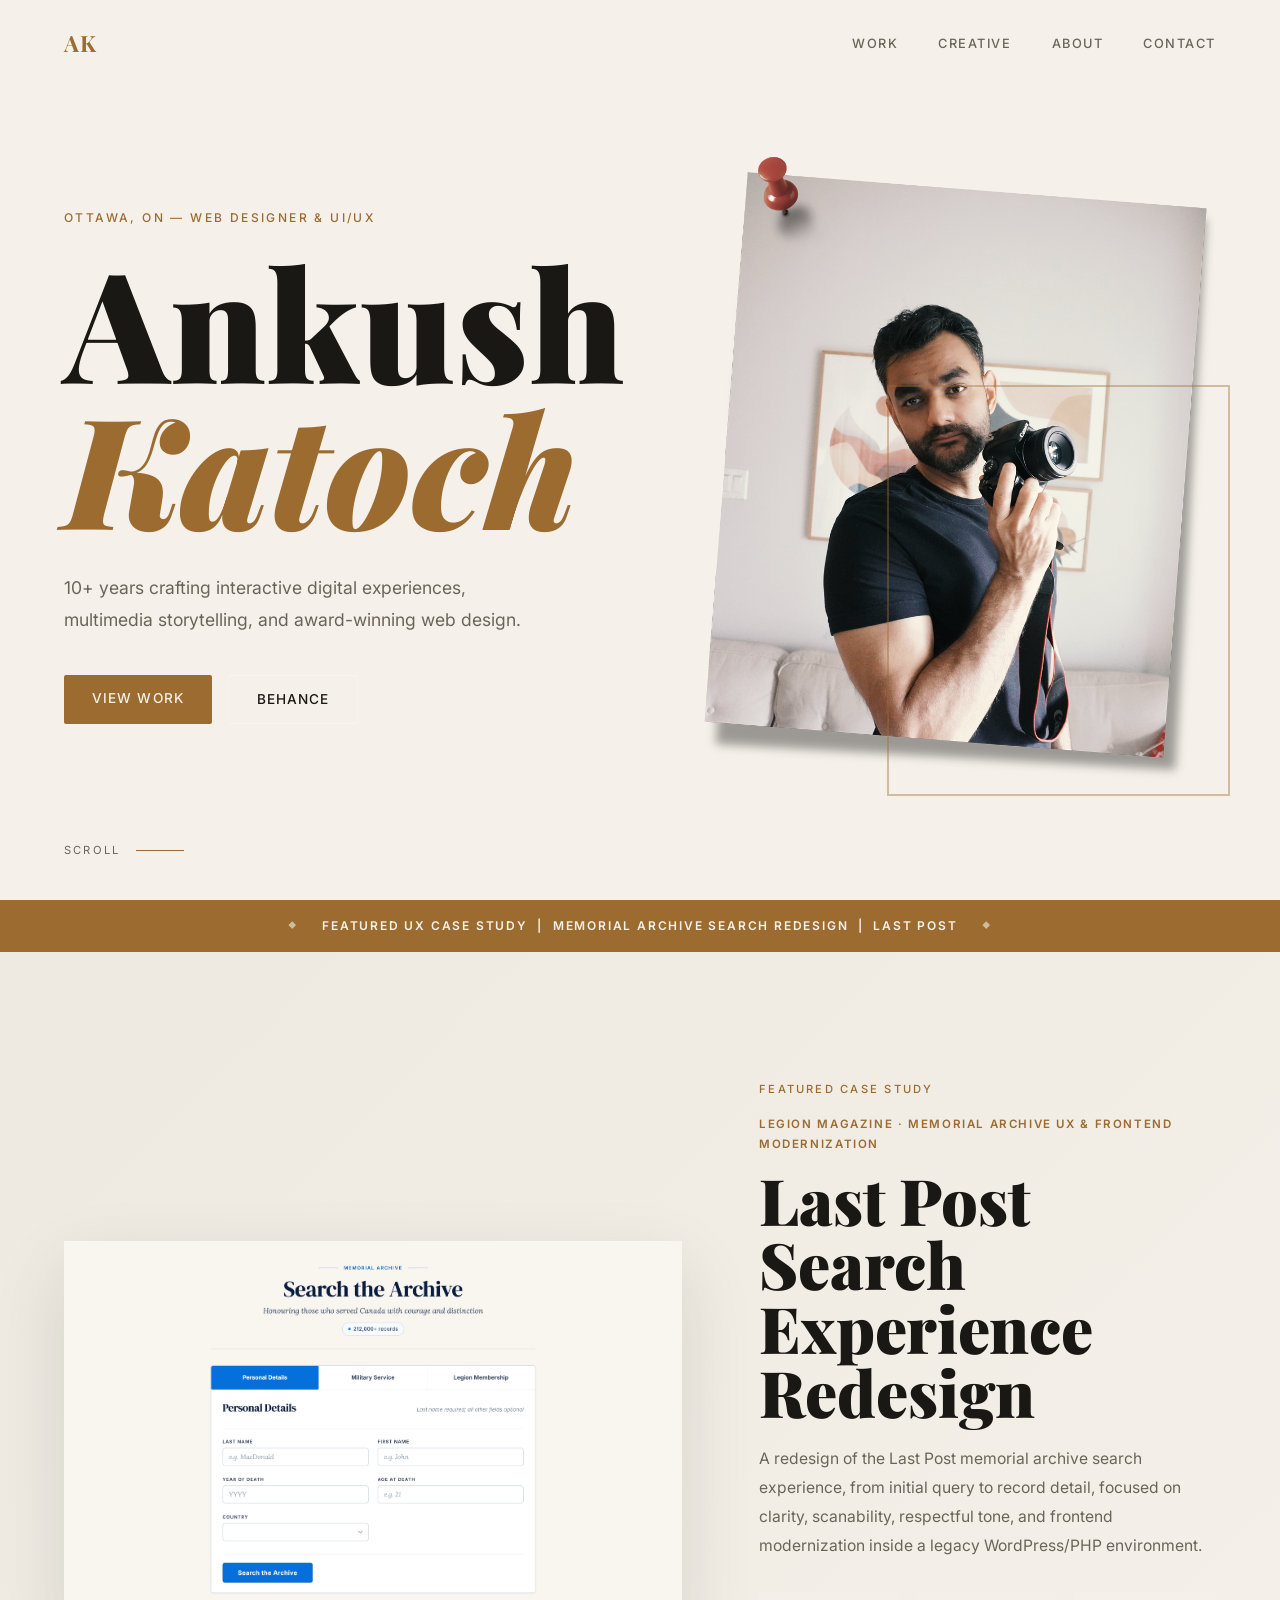
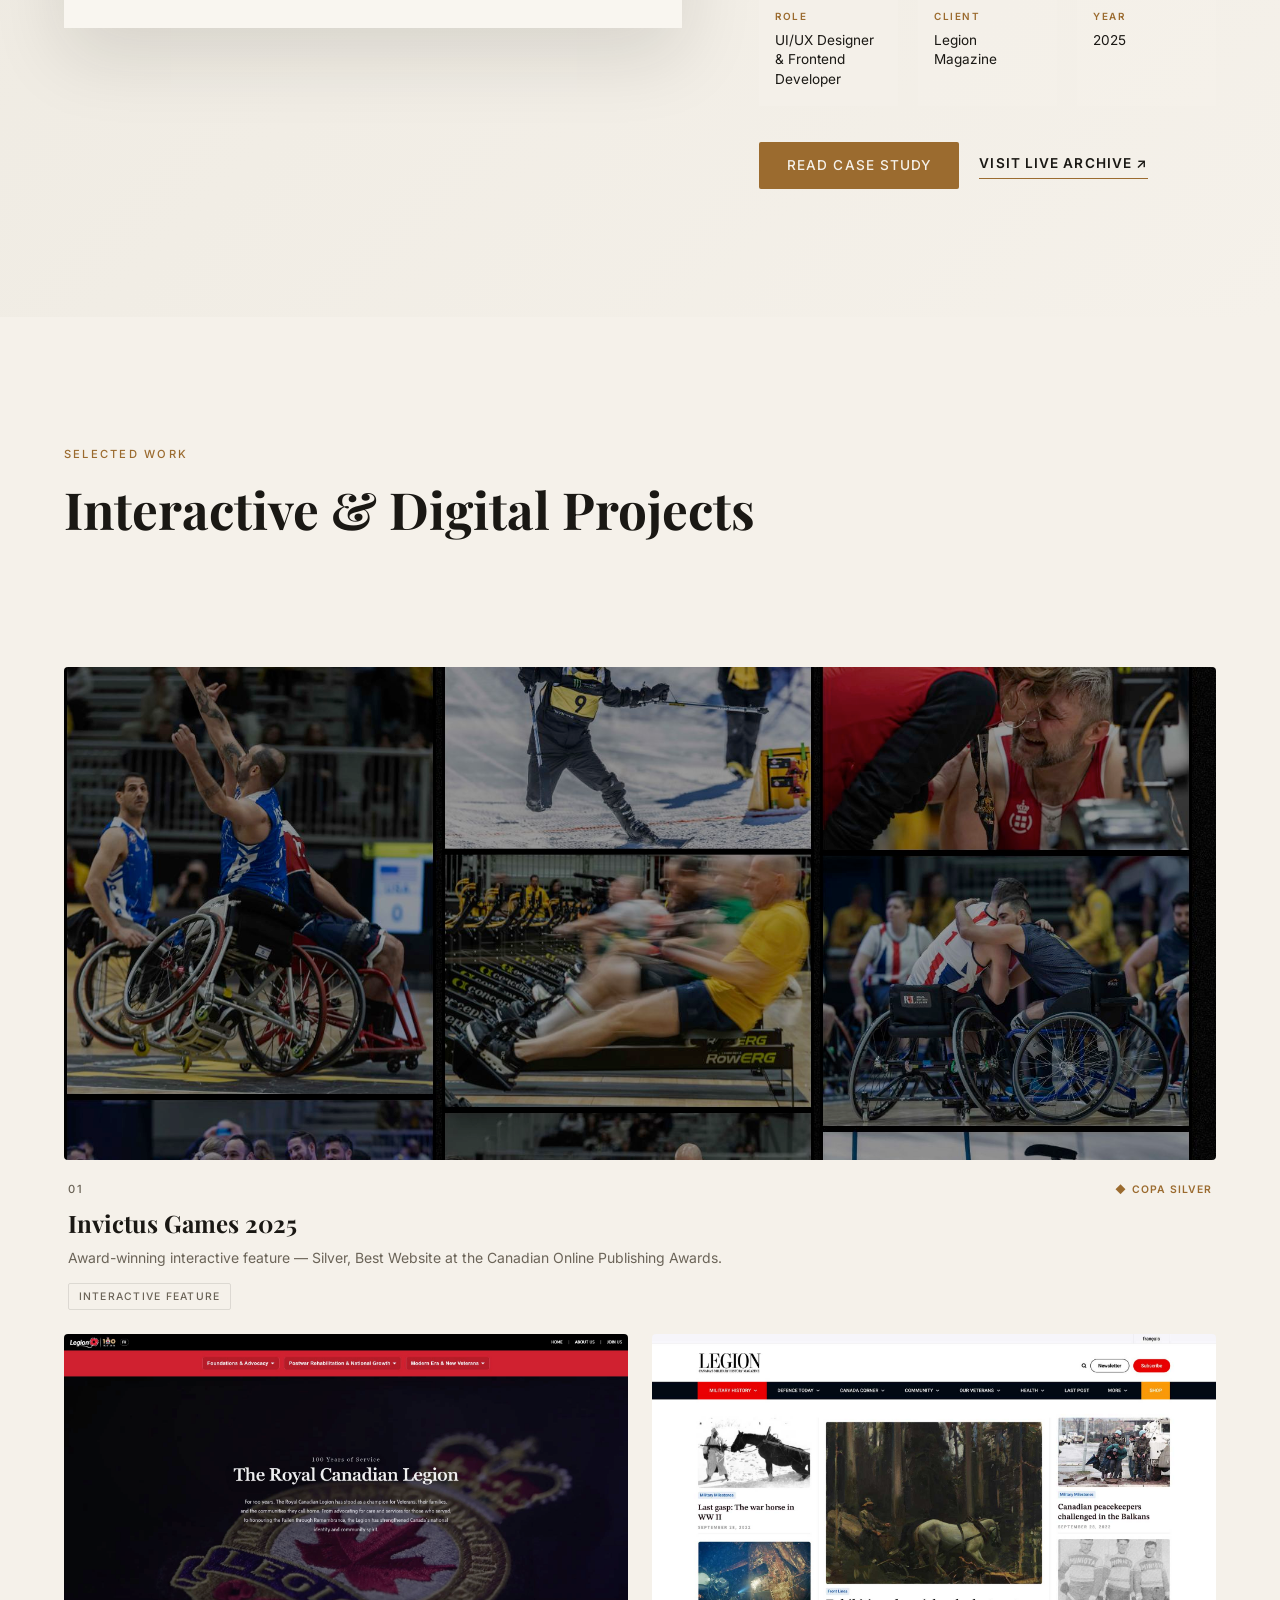
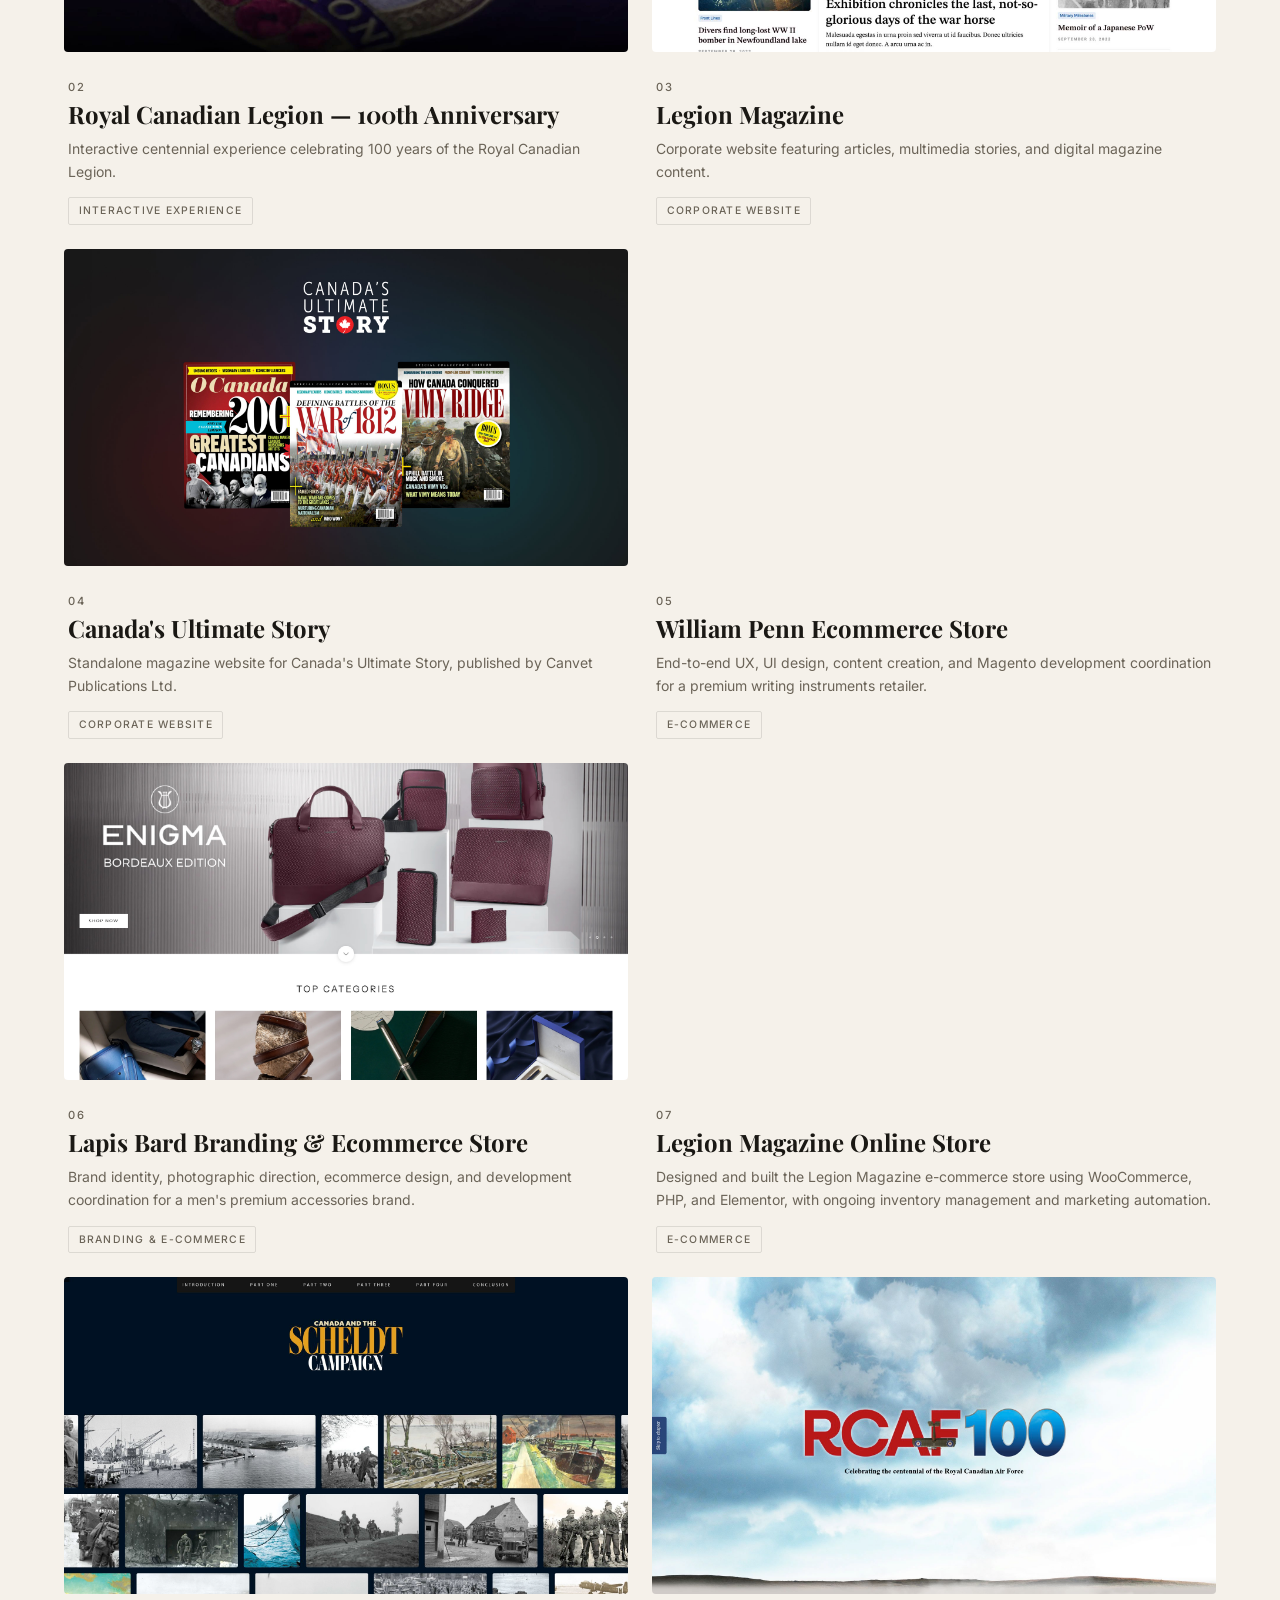
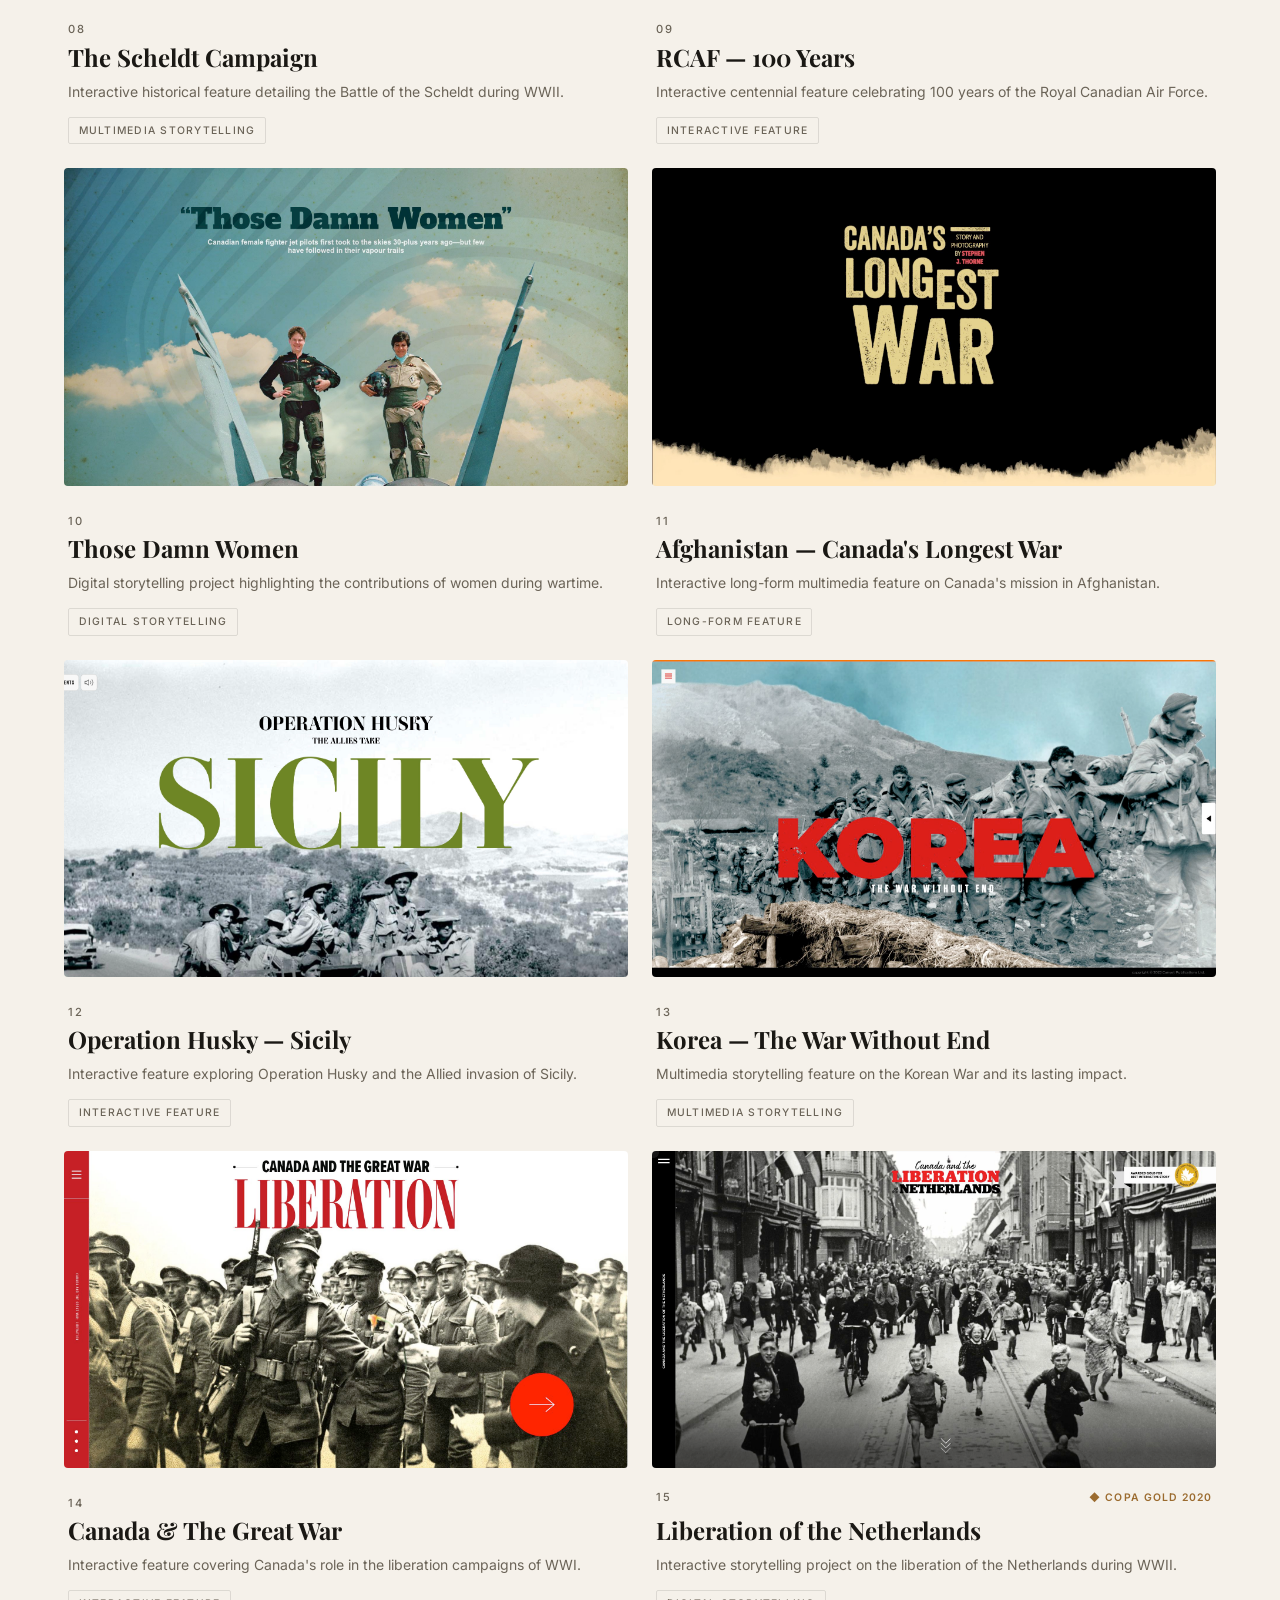
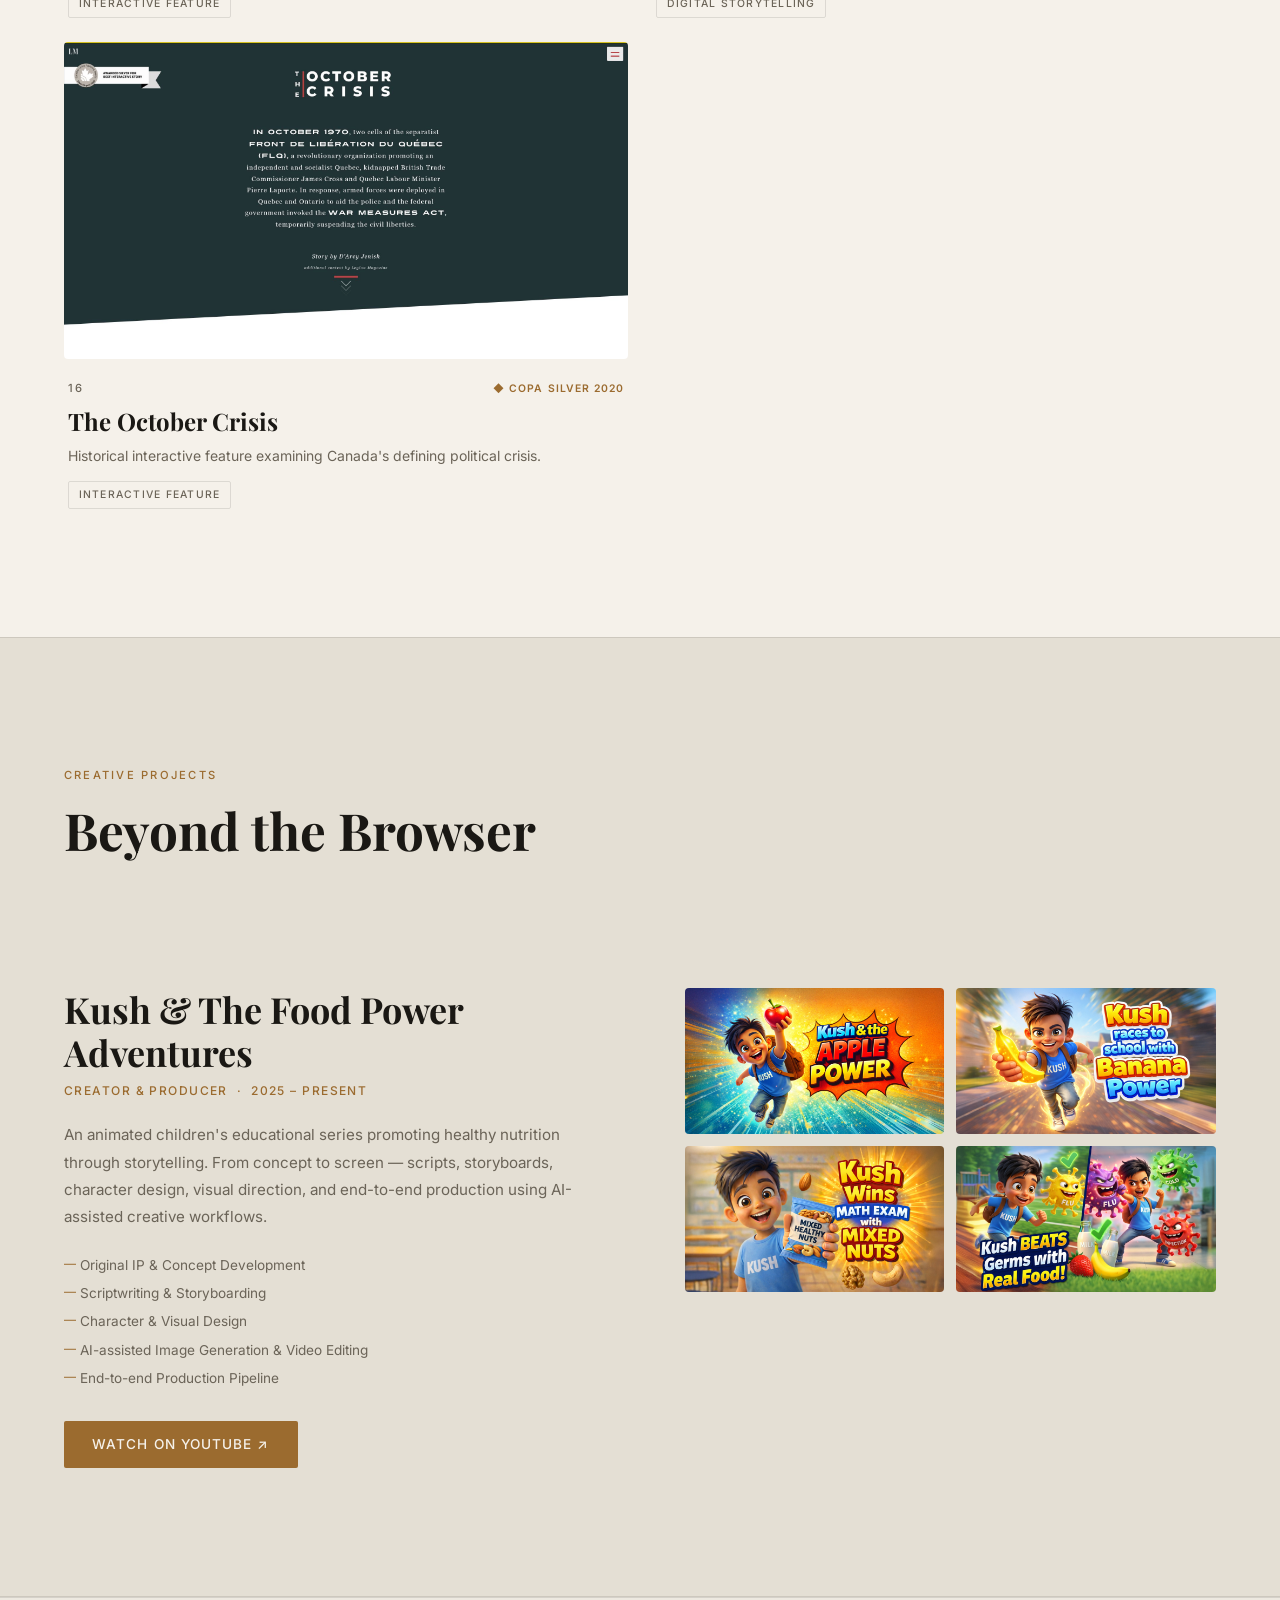
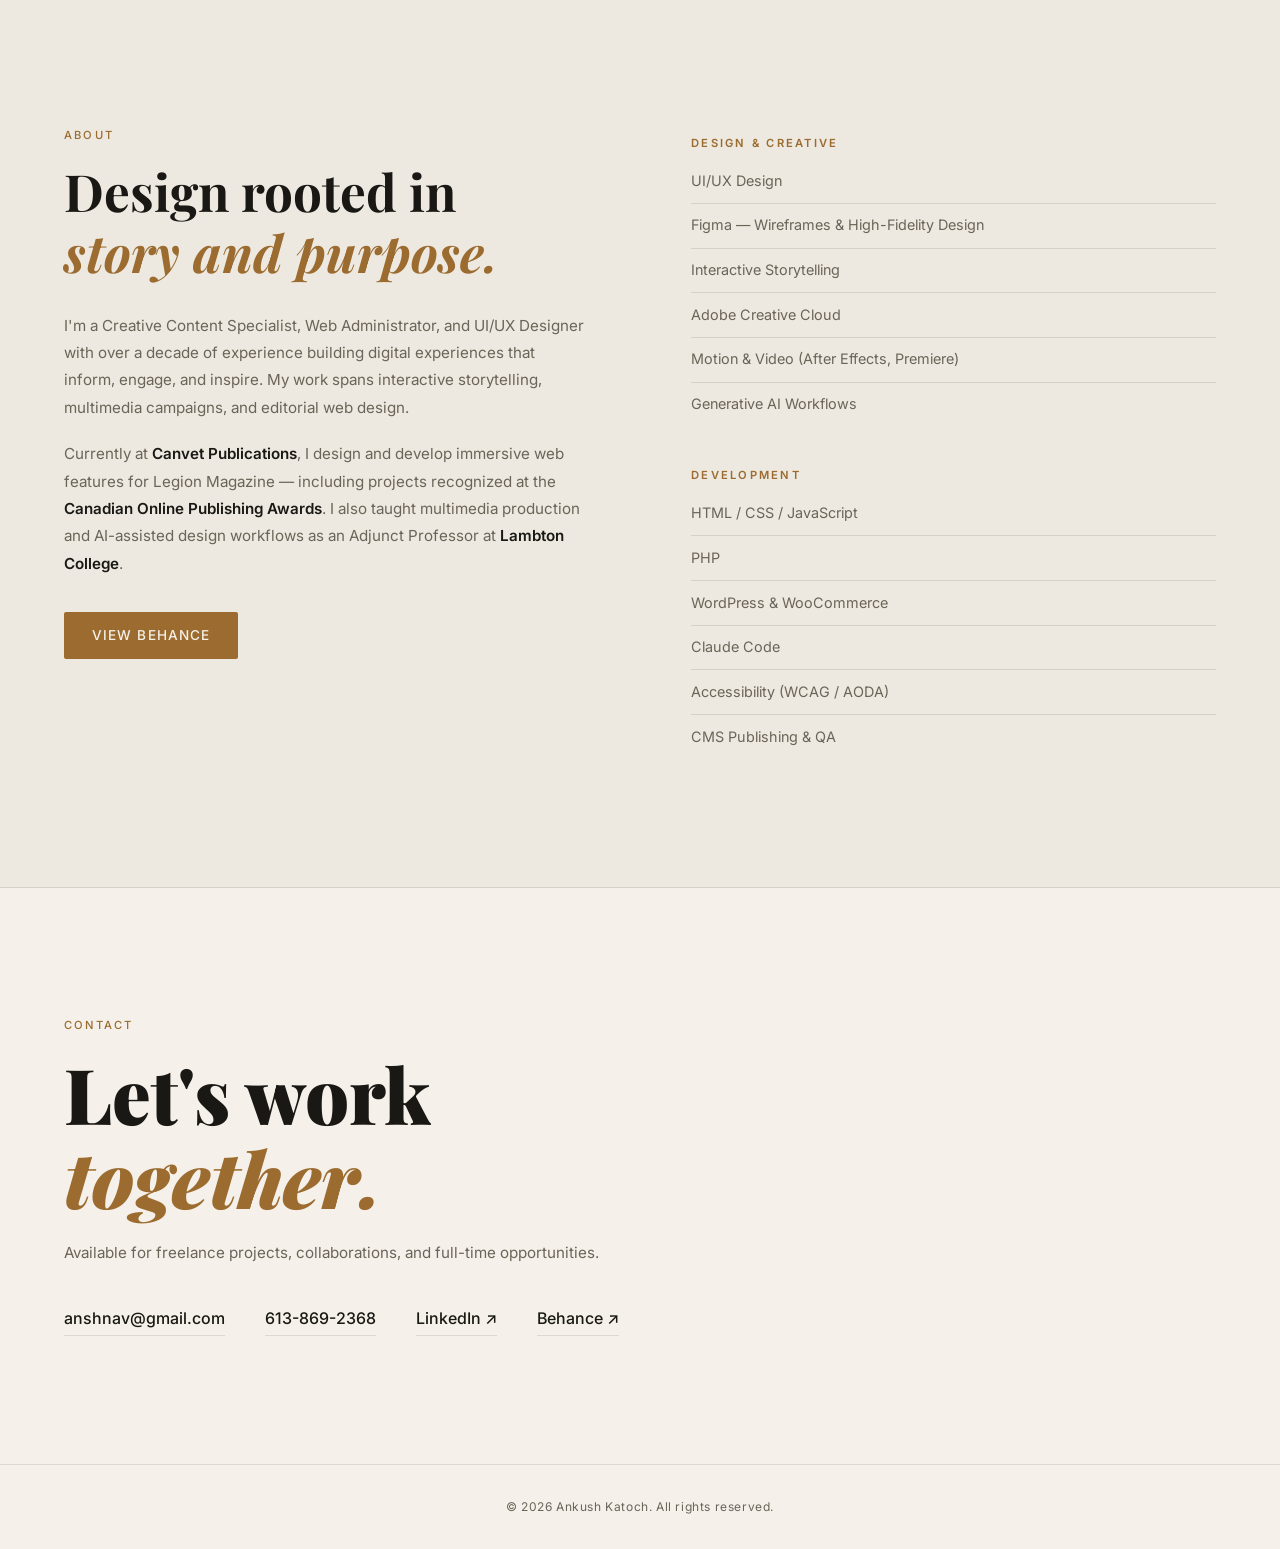
<file: index.html>
<!DOCTYPE html>
<html lang="en">
<head>
  <meta charset="UTF-8" />
  <meta name="viewport" content="width=device-width, initial-scale=1.0" />
  <title>Ankush Katoch — Web Designer & UI/UX</title>
  <link rel="icon" type="image/x-icon" href="images/favicon.ico" />
  <!-- Google Analytics -->
  <script async src="https://www.googletagmanager.com/gtag/js?id=G-096NP51JHX"></script>
  <script>
    window.dataLayer = window.dataLayer || [];
    function gtag(){dataLayer.push(arguments);}
    gtag('js', new Date());
    gtag('config', 'G-096NP51JHX');
  </script>
  <link rel="preconnect" href="https://fonts.googleapis.com" />
  <link rel="preconnect" href="https://fonts.gstatic.com" crossorigin />
  <link href="https://fonts.googleapis.com/css2?family=Playfair+Display:ital,wght@0,400;0,700;0,900;1,400&family=Inter:wght@300;400;500;600&display=swap" rel="stylesheet" />
  <link rel="stylesheet" href="css/style.css?v=3" />
</head>
<body>

  <!-- NAV -->
  <nav class="nav" id="nav">
    <a href="#" class="nav__logo">AK</a>
    <ul class="nav__links">
      <li><a href="#work">Work</a></li>
      <li><a href="#creative">Creative</a></li>
      <li><a href="#about">About</a></li>
      <li><a href="#contact">Contact</a></li>
    </ul>
    <button class="nav__toggle" id="navToggle" aria-label="Toggle menu">
      <span></span><span></span><span></span>
    </button>
  </nav>

  <!-- MOBILE NAV OVERLAY -->
  <div class="nav-overlay" id="navOverlay" aria-hidden="true">
    <button class="nav-overlay__close" id="navClose" aria-label="Close menu">
      <span></span><span></span>
    </button>
    <ul class="nav-overlay__links">
      <li><a href="#work">Work</a></li>
      <li><a href="#creative">Creative</a></li>
      <li><a href="#about">About</a></li>
      <li><a href="#contact">Contact</a></li>
    </ul>
  </div>

  <!-- HERO -->
  <section class="hero" id="hero">
    <div class="hero__content">
      <p class="hero__eyebrow reveal">Ottawa, ON — Web Designer &amp; UI/UX</p>
      <h1 class="hero__title reveal">
        <span>Ankush</span>
        <em>Katoch</em>
      </h1>
      <p class="hero__sub reveal">
        10+ years crafting interactive digital experiences,<br>
        multimedia storytelling, and award-winning web design.
      </p>
      <div class="hero__cta reveal">
        <a href="#work" class="btn btn--primary">View Work</a>
        <a href="https://behance.net/anshnav" target="_blank" rel="noopener" class="btn btn--ghost">Behance</a>
      </div>
    </div>
    <div class="hero__photo reveal">
      <img src="images/profile-photo.png" alt="Ankush Katoch" />
      <div class="hero__photo-accent"></div>
    </div>
    <div class="hero__scroll-hint">
      <span>Scroll</span>
      <div class="hero__scroll-line"></div>
    </div>
  </section>

  <!-- AWARD BANNER -->
  <div class="award-banner reveal">
    <div class="award-banner__inner">
      <span class="award-banner__icon">&#9670;</span>
      <p>Featured UX Case Study &nbsp;|&nbsp; Memorial Archive Search Redesign &nbsp;|&nbsp; Last Post</p>
      <span class="award-banner__icon">&#9670;</span>
    </div>
  </div>

  <!-- FEATURED CASE STUDY -->
  <section class="featured-case" aria-labelledby="featuredCaseTitle">
    <div class="featured-case__inner">
      <div class="featured-case__media reveal">
        <img src="images/Search-personal.jpeg" alt="Last Post redesigned personal details search form" />
      </div>
      <div class="featured-case__content reveal">
        <span class="section-label">Featured Case Study</span>
        <p class="featured-case__award">Legion Magazine · Memorial Archive UX &amp; Frontend Modernization</p>
        <h2 id="featuredCaseTitle">Last Post Search Experience Redesign</h2>
        <p>
          A redesign of the Last Post memorial archive search experience, from initial query to
          record detail, focused on clarity, scanability, respectful tone, and frontend
          modernization inside a legacy WordPress/PHP environment.
        </p>
        <dl class="featured-case__facts" aria-label="Featured case study facts">
          <div>
            <dt>Role</dt>
            <dd>UI/UX Designer &amp; Frontend Developer</dd>
          </div>
          <div>
            <dt>Client</dt>
            <dd>Legion Magazine</dd>
          </div>
          <div>
            <dt>Year</dt>
            <dd>2025</dd>
          </div>
        </dl>
        <div class="featured-case__actions">
          <a href="project.html#last-post-search-redesign" class="btn btn--primary">Read Case Study</a>
          <a href="https://legionmagazine.com/last-post/" target="_blank" rel="noopener" class="featured-case__link">Visit Live Archive &#8599;</a>
        </div>
      </div>
    </div>
  </section>

  <!-- WORK -->
  <section class="work" id="work">
    <div class="section-header reveal">
      <span class="section-label">Selected Work</span>
      <h2>Interactive &amp; Digital Projects</h2>
    </div>

    <div class="projects-grid">

      <!-- Featured -->
      <article class="project project--featured reveal" data-index="01">
        <a href="project.html#invictus-games-2025" class="project__link">
          <div class="project__media">
            <img src="images/Invictus-games.jpeg" alt="Invictus Games 2025" class="project__image" />
            <div class="project__overlay">
              <span class="project__visit">View Case Study &#8599;</span>
            </div>
          </div>
          <div class="project__info">
            <div class="project__meta">
              <span class="project__num">01</span>
              <span class="project__award">&#9670; COPA Silver</span>
            </div>
            <h3 class="project__title">Invictus Games 2025</h3>
            <p class="project__desc">Award-winning interactive feature — Silver, Best Website at the Canadian Online Publishing Awards.</p>
            <span class="project__tag">Interactive Feature</span>
          </div>
        </a>
      </article>

      <!-- Project 2 -->
      <article class="project reveal" data-index="02">
        <a href="project.html#legion-100th-anniversary" class="project__link">
          <div class="project__media">
            <img src="images/RCL.jpeg" alt="Royal Canadian Legion — 100th Anniversary" class="project__image" />
            <div class="project__overlay">
              <span class="project__visit">View Case Study &#8599;</span>
            </div>
          </div>
          <div class="project__info">
            <span class="project__num">02</span>
            <h3 class="project__title">Royal Canadian Legion — 100th Anniversary</h3>
            <p class="project__desc">Interactive centennial experience celebrating 100 years of the Royal Canadian Legion.</p>
            <span class="project__tag">Interactive Experience</span>
          </div>
        </a>
      </article>

      <!-- Project 3 -->
      <article class="project reveal" data-index="03">
        <a href="project.html#legion-magazine" class="project__link">
          <div class="project__media">
            <img src="images/LM.jpg" alt="Legion Magazine" class="project__image" />
            <div class="project__overlay">
              <span class="project__visit">View Case Study &#8599;</span>
            </div>
          </div>
          <div class="project__info">
            <span class="project__num">03</span>
            <h3 class="project__title">Legion Magazine</h3>
            <p class="project__desc">Corporate website featuring articles, multimedia stories, and digital magazine content.</p>
            <span class="project__tag">Corporate Website</span>
          </div>
        </a>
      </article>

      <!-- Project 4 -->
      <article class="project reveal" data-index="04">
        <a href="project.html#canadas-ultimate-story" class="project__link">
          <div class="project__media">
            <img src="images/CUS.jpg" alt="Canada's Ultimate Story" class="project__image" />
            <div class="project__overlay">
              <span class="project__visit">View Case Study &#8599;</span>
            </div>
          </div>
          <div class="project__info">
            <span class="project__num">04</span>
            <h3 class="project__title">Canada's Ultimate Story</h3>
            <p class="project__desc">Standalone magazine website for Canada's Ultimate Story, published by Canvet Publications Ltd.</p>
            <span class="project__tag">Corporate Website</span>
          </div>
        </a>
      </article>

      <!-- Project 5 -->
      <article class="project reveal" data-index="05">
        <a href="project.html#william-penn-ecommerce-store" class="project__link">
          <div class="project__media">
            <video class="project__video" src="images/williampenn.mp4" muted loop playsinline></video>
            <div class="project__overlay">
              <span class="project__visit">View Case Study &#8599;</span>
            </div>
          </div>
          <div class="project__info">
            <span class="project__num">05</span>
            <h3 class="project__title">William Penn Ecommerce Store</h3>
            <p class="project__desc">End-to-end UX, UI design, content creation, and Magento development coordination for a premium writing instruments retailer.</p>
            <span class="project__tag">E-Commerce</span>
          </div>
        </a>
      </article>

      <!-- Project 6 -->
      <article class="project reveal" data-index="06">
        <a href="project.html#lapis-bard-branding-ecommerce" class="project__link">
          <div class="project__media">
            <img src="images/lapisbard.jpeg" alt="Lapis Bard Branding & Ecommerce Store" class="project__image" />
            <div class="project__overlay">
              <span class="project__visit">View Case Study &#8599;</span>
            </div>
          </div>
          <div class="project__info">
            <span class="project__num">06</span>
            <h3 class="project__title">Lapis Bard Branding &amp; Ecommerce Store</h3>
            <p class="project__desc">Brand identity, photographic direction, ecommerce design, and development coordination for a men's premium accessories brand.</p>
            <span class="project__tag">Branding &amp; E-Commerce</span>
          </div>
        </a>
      </article>

      <!-- Project 7 -->
      <article class="project reveal" data-index="07">
        <a href="project.html#legion-magazine-online-store" class="project__link">
          <div class="project__media">
            <video class="project__video" src="images/shoplm.mp4" muted loop playsinline></video>
            <div class="project__overlay">
              <span class="project__visit">View Case Study &#8599;</span>
            </div>
          </div>
          <div class="project__info">
            <span class="project__num">07</span>
            <h3 class="project__title">Legion Magazine Online Store</h3>
            <p class="project__desc">Designed and built the Legion Magazine e-commerce store using WooCommerce, PHP, and Elementor, with ongoing inventory management and marketing automation.</p>
            <span class="project__tag">E-Commerce</span>
          </div>
        </a>
      </article>

      <!-- Project 8 -->
      <article class="project reveal" data-index="08">
        <a href="project.html#the-scheldt-campaign" class="project__link">
          <div class="project__media">
            <img src="images/scheldt.jpeg" alt="The Scheldt Campaign" class="project__image" />
            <div class="project__overlay">
              <span class="project__visit">View Case Study &#8599;</span>
            </div>
          </div>
          <div class="project__info">
            <span class="project__num">08</span>
            <h3 class="project__title">The Scheldt Campaign</h3>
            <p class="project__desc">Interactive historical feature detailing the Battle of the Scheldt during WWII.</p>
            <span class="project__tag">Multimedia Storytelling</span>
          </div>
        </a>
      </article>

      <!-- Project 9 -->
      <article class="project reveal" data-index="09">
        <a href="project.html#rcaf-100" class="project__link">
          <div class="project__media">
            <img src="images/RCAF.jpeg" alt="RCAF — 100 Years" class="project__image" />
            <div class="project__overlay">
              <span class="project__visit">View Case Study &#8599;</span>
            </div>
          </div>
          <div class="project__info">
            <span class="project__num">09</span>
            <h3 class="project__title">RCAF — 100 Years</h3>
            <p class="project__desc">Interactive centennial feature celebrating 100 years of the Royal Canadian Air Force.</p>
            <span class="project__tag">Interactive Feature</span>
          </div>
        </a>
      </article>

      <!-- Project 10 -->
      <article class="project reveal" data-index="10">
        <a href="project.html#those-damn-women" class="project__link">
          <div class="project__media">
            <img src="images/those-damn-women.jpeg" alt="Those Damn Women" class="project__image" />
            <div class="project__overlay">
              <span class="project__visit">View Case Study &#8599;</span>
            </div>
          </div>
          <div class="project__info">
            <span class="project__num">10</span>
            <h3 class="project__title">Those Damn Women</h3>
            <p class="project__desc">Digital storytelling project highlighting the contributions of women during wartime.</p>
            <span class="project__tag">Digital Storytelling</span>
          </div>
        </a>
      </article>

      <!-- Project 11 -->
      <article class="project reveal" data-index="11">
        <a href="project.html#afghanistan" class="project__link">
          <div class="project__media">
            <img src="images/Afghanistan-cover.jpeg" alt="Afghanistan — Canada's Longest War" class="project__image" />
            <div class="project__overlay">
              <span class="project__visit">View Case Study &#8599;</span>
            </div>
          </div>
          <div class="project__info">
            <span class="project__num">11</span>
            <h3 class="project__title">Afghanistan — Canada's Longest War</h3>
            <p class="project__desc">Interactive long-form multimedia feature on Canada's mission in Afghanistan.</p>
            <span class="project__tag">Long-form Feature</span>
          </div>
        </a>
      </article>

      <!-- Project 12 -->
      <article class="project reveal" data-index="12">
        <a href="project.html#operation-husky" class="project__link">
          <div class="project__media">
            <img src="images/sicily.jpeg" alt="Operation Husky — Sicily" class="project__image" />
            <div class="project__overlay">
              <span class="project__visit">View Case Study &#8599;</span>
            </div>
          </div>
          <div class="project__info">
            <span class="project__num">12</span>
            <h3 class="project__title">Operation Husky — Sicily</h3>
            <p class="project__desc">Interactive feature exploring Operation Husky and the Allied invasion of Sicily.</p>
            <span class="project__tag">Interactive Feature</span>
          </div>
        </a>
      </article>

      <!-- Project 13 -->
      <article class="project reveal" data-index="13">
        <a href="project.html#korea-the-war-without-end" class="project__link">
          <div class="project__media">
            <img src="images/korea.jpeg" alt="Korea — The War Without End" class="project__image" />
            <div class="project__overlay">
              <span class="project__visit">View Case Study &#8599;</span>
            </div>
          </div>
          <div class="project__info">
            <span class="project__num">13</span>
            <h3 class="project__title">Korea — The War Without End</h3>
            <p class="project__desc">Multimedia storytelling feature on the Korean War and its lasting impact.</p>
            <span class="project__tag">Multimedia Storytelling</span>
          </div>
        </a>
      </article>

      <!-- Project 14 -->
      <article class="project reveal" data-index="14">
        <a href="project.html#canada-and-the-great-war" class="project__link">
          <div class="project__media">
            <img src="images/Canada-the-Great-War.jpeg" alt="Canada & The Great War" class="project__image" />
            <div class="project__overlay">
              <span class="project__visit">View Case Study &#8599;</span>
            </div>
          </div>
          <div class="project__info">
            <span class="project__num">14</span>
            <h3 class="project__title">Canada &amp; The Great War</h3>
            <p class="project__desc">Interactive feature covering Canada's role in the liberation campaigns of WWI.</p>
            <span class="project__tag">Interactive Feature</span>
          </div>
        </a>
      </article>

      <!-- Project 15 -->
      <article class="project reveal" data-index="15">
        <a href="project.html#liberation-of-netherlands" class="project__link">
          <div class="project__media">
            <img src="images/netherlands.jpeg" alt="Liberation of the Netherlands" class="project__image" />
            <div class="project__overlay">
              <span class="project__visit">View Case Study &#8599;</span>
            </div>
          </div>
          <div class="project__info">
            <div class="project__meta">
              <span class="project__num">15</span>
              <span class="project__award">&#9670; COPA Gold 2020</span>
            </div>
            <h3 class="project__title">Liberation of the Netherlands</h3>
            <p class="project__desc">Interactive storytelling project on the liberation of the Netherlands during WWII.</p>
            <span class="project__tag">Digital Storytelling</span>
          </div>
        </a>
      </article>

      <!-- Project 16 -->
      <article class="project reveal" data-index="16">
        <a href="project.html#the-october-crisis" class="project__link">
          <div class="project__media">
            <img src="images/october-crisis.jpeg" alt="The October Crisis" class="project__image" />
            <div class="project__overlay">
              <span class="project__visit">View Case Study &#8599;</span>
            </div>
          </div>
          <div class="project__info">
            <div class="project__meta">
              <span class="project__num">16</span>
              <span class="project__award">&#9670; COPA Silver 2020</span>
            </div>
            <h3 class="project__title">The October Crisis</h3>
            <p class="project__desc">Historical interactive feature examining Canada's defining political crisis.</p>
            <span class="project__tag">Interactive Feature</span>
          </div>
        </a>
      </article>

    </div>
  </section>

  <!-- CREATIVE PROJECTS -->
  <section class="creative" id="creative">
    <div class="section-header reveal">
      <span class="section-label">Creative Projects</span>
      <h2>Beyond the Browser</h2>
    </div>

    <div class="creative__inner">

      <!-- Left: info -->
      <div class="creative__text reveal">
        <h3 class="creative__title">Kush &amp; The Food Power Adventures</h3>
        <p class="creative__role">Creator &amp; Producer &nbsp;·&nbsp; 2025 – Present</p>
        <p class="creative__desc">An animated children's educational series promoting healthy nutrition through storytelling. From concept to screen — scripts, storyboards, character design, visual direction, and end-to-end production using AI-assisted creative workflows.</p>
        <ul class="creative__tools">
          <li>Original IP &amp; Concept Development</li>
          <li>Scriptwriting &amp; Storyboarding</li>
          <li>Character &amp; Visual Design</li>
          <li>AI-assisted Image Generation &amp; Video Editing</li>
          <li>End-to-end Production Pipeline</li>
        </ul>
        <a href="https://www.youtube.com/@kushfoodadventures" target="_blank" rel="noopener" class="btn btn--primary creative__cta">
          Watch on YouTube &#8599;
        </a>
      </div>

      <!-- Right: episode grid -->
      <div class="creative__episodes reveal">
        <a href="https://www.youtube.com/@kushfoodadventures" target="_blank" rel="noopener" class="episode">
          <img src="images/episode-2-thumbnail.jpg" alt="Episode 2" />
          <div class="episode__overlay"><span>Watch &#9654;</span></div>
        </a>
        <a href="https://www.youtube.com/@kushfoodadventures" target="_blank" rel="noopener" class="episode">
          <img src="images/episode-6-thumb.jpg" alt="Episode 6" />
          <div class="episode__overlay"><span>Watch &#9654;</span></div>
        </a>
        <a href="https://www.youtube.com/@kushfoodadventures" target="_blank" rel="noopener" class="episode">
          <img src="images/episode-9-thumbnail.jpg" alt="Episode 9" />
          <div class="episode__overlay"><span>Watch &#9654;</span></div>
        </a>
        <a href="https://www.youtube.com/@kushfoodadventures" target="_blank" rel="noopener" class="episode">
          <img src="images/episode-10-thumbnail.jpg" alt="Episode 10" />
          <div class="episode__overlay"><span>Watch &#9654;</span></div>
        </a>
      </div>

    </div>
  </section>

  <!-- ABOUT -->
  <section class="about" id="about">
    <div class="about__inner">
      <div class="about__text reveal">
        <span class="section-label">About</span>
        <h2>Design rooted in<br><em>story and purpose.</em></h2>
        <p>I'm a Creative Content Specialist, Web Administrator, and UI/UX Designer with over a decade of experience building digital experiences that inform, engage, and inspire. My work spans interactive storytelling, multimedia campaigns, and editorial web design.</p>
        <p>Currently at <strong>Canvet Publications</strong>, I design and develop immersive web features for Legion Magazine — including projects recognized at the <strong>Canadian Online Publishing Awards</strong>. I also taught multimedia production and AI-assisted design workflows as an Adjunct Professor at <strong>Lambton College</strong>.</p>
        <a href="https://behance.net/anshnav" target="_blank" rel="noopener" class="btn btn--primary">View Behance</a>
      </div>
      <div class="about__skills reveal">
        <div class="skills-group">
          <h4>Design &amp; Creative</h4>
          <ul>
            <li>UI/UX Design</li>
            <li>Figma — Wireframes &amp; High-Fidelity Design</li>
            <li>Interactive Storytelling</li>
            <li>Adobe Creative Cloud</li>
            <li>Motion &amp; Video (After Effects, Premiere)</li>
            <li>Generative AI Workflows</li>
          </ul>
        </div>
        <div class="skills-group">
          <h4>Development</h4>
          <ul>
            <li>HTML / CSS / JavaScript</li>
            <li>PHP</li>
            <li>WordPress &amp; WooCommerce</li>
            <li>Claude Code</li>
            <li>Accessibility (WCAG / AODA)</li>
            <li>CMS Publishing &amp; QA</li>
          </ul>
        </div>
      </div>
    </div>
  </section>

  <!-- CONTACT -->
  <section class="contact" id="contact">
    <div class="contact__inner reveal">
      <span class="section-label">Contact</span>
      <h2>Let's work<br><em>together.</em></h2>
      <p>Available for freelance projects, collaborations, and full-time opportunities.</p>
      <div class="contact__links">
        <a href="mailto:anshnav@gmail.com" class="contact__link">anshnav@gmail.com</a>
        <a href="tel:6138692368" class="contact__link">613-869-2368</a>
        <a href="https://www.linkedin.com/in/ankush-katoch-designer" target="_blank" rel="noopener" class="contact__link">LinkedIn &#8599;</a>
        <a href="https://behance.net/anshnav" target="_blank" rel="noopener" class="contact__link">Behance &#8599;</a>
      </div>
    </div>
  </section>

  <!-- FOOTER -->
  <footer class="footer">
    <p>&copy; 2026 Ankush Katoch. All rights reserved.</p>
  </footer>

  <script src="js/main.js?v=3"></script>
</body>
</html>
</file>
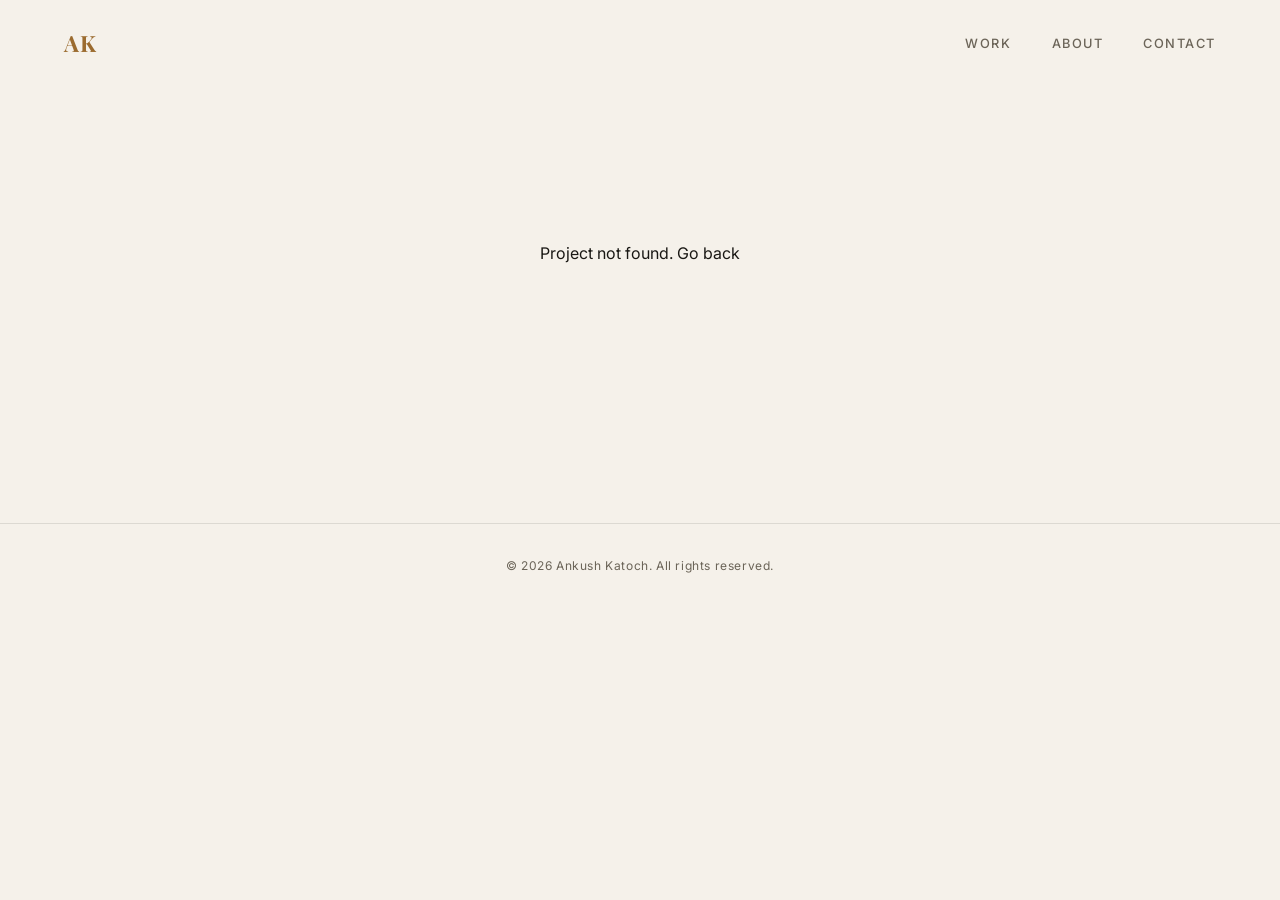
<file: project.html>
<!DOCTYPE html>
<html lang="en">
<head>
  <meta charset="UTF-8" />
  <meta name="viewport" content="width=device-width, initial-scale=1.0" />
  <title>Project — Ankush Katoch</title>
  <link rel="icon" type="image/x-icon" href="images/favicon.ico" />
  <!-- Google Analytics -->
  <script async src="https://www.googletagmanager.com/gtag/js?id=G-096NP51JHX"></script>
  <script>
    window.dataLayer = window.dataLayer || [];
    function gtag(){dataLayer.push(arguments);}
    gtag('js', new Date());
    gtag('config', 'G-096NP51JHX');
  </script>
  <link rel="preconnect" href="https://fonts.googleapis.com" />
  <link rel="preconnect" href="https://fonts.gstatic.com" crossorigin />
  <link href="https://fonts.googleapis.com/css2?family=Playfair+Display:ital,wght@0,400;0,700;0,900;1,400&family=Inter:wght@300;400;500;600&display=swap" rel="stylesheet" />
  <link rel="stylesheet" href="css/style.css?v=3" />
  <link rel="stylesheet" href="css/project.css?v=3" />
</head>
<body>

  <!-- NAV -->
  <nav class="nav" id="nav">
    <a href="index.html" class="nav__logo">AK</a>
    <ul class="nav__links">
      <li><a href="index.html#work">Work</a></li>
      <li><a href="index.html#about">About</a></li>
      <li><a href="index.html#contact">Contact</a></li>
    </ul>
    <button class="nav__toggle" id="navToggle" aria-label="Toggle menu">
      <span></span><span></span><span></span>
    </button>
  </nav>

  <!-- MOBILE NAV OVERLAY -->
  <div class="nav-overlay" id="navOverlay" aria-hidden="true">
    <button class="nav-overlay__close" id="navClose" aria-label="Close menu">
      <span></span><span></span>
    </button>
    <ul class="nav-overlay__links">
      <li><a href="index.html#work">Work</a></li>
      <li><a href="index.html#about">About</a></li>
      <li><a href="index.html#contact">Contact</a></li>
    </ul>
  </div>

  <!-- PROJECT PAGE -->
  <main class="pj" id="projectPage">

    <!-- Back link -->
    <div class="pj__back reveal">
      <a href="index.html#work" class="pj__back-link">&#8592; All Projects</a>
    </div>

    <!-- Hero -->
    <header class="pj__hero">
      <div class="pj__hero-media reveal" id="pjMedia">
        <!-- filled by JS -->
      </div>
      <div class="pj__hero-text">
        <div class="pj__meta reveal" id="pjMeta"><!-- filled by JS --></div>
        <h1 class="pj__title reveal" id="pjTitle"><!-- filled by JS --></h1>
        <div class="pj__award reveal" id="pjAward"><!-- filled by JS --></div>
      </div>
    </header>

    <!-- Body -->
    <div class="pj__body">

      <!-- Left: description -->
      <div class="pj__main">
        <p class="pj__description reveal" id="pjDescription"><!-- filled by JS --></p>
        <div class="pj__divider"></div>
        <p class="pj__overview reveal" id="pjOverview"><!-- filled by JS --></p>

        <div class="pj__highlights reveal" id="pjHighlights">
          <h3>Key Highlights</h3>
          <ul id="pjHighlightsList"><!-- filled by JS --></ul>
        </div>

        <div class="pj__cta reveal" id="pjCta">
          <!-- filled by JS -->
        </div>
      </div>

      <!-- Right: project info sidebar -->
      <aside class="pj__sidebar reveal">
        <div class="pj__info-group" id="pjClient"><!-- filled by JS --></div>
        <div class="pj__info-group" id="pjRole"><!-- filled by JS --></div>
        <div class="pj__info-group" id="pjYear"><!-- filled by JS --></div>
        <div class="pj__info-group" id="pjTools"><!-- filled by JS --></div>
      </aside>

    </div>

    <!-- Long-form case study sections -->
    <section class="pj__case-study reveal" id="pjCaseStudy" aria-label="Case study details"></section>

    <!-- Next project -->
    <div class="pj__next reveal" id="pjNext"><!-- filled by JS --></div>

  </main>

  <!-- FOOTER -->
  <footer class="footer">
    <p>&copy; 2026 Ankush Katoch. All rights reserved.</p>
  </footer>

  <script src="js/projects.js?v=3"></script>
  <script src="js/project.js?v=3"></script>
  <script src="js/main.js?v=3"></script>
</body>
</html>
</file>
<file: css/style.css>
/* =============================================
   RESET & BASE
   ============================================= */
*, *::before, *::after {
  box-sizing: border-box;
  margin: 0;
  padding: 0;
}

:root {
  --bg:        #f5f1ea;
  --bg-2:      #ede9e0;
  --bg-3:      #e4dfd4;
  --text:      #1a1814;
  --text-dim:  #6b6458;
  --accent:    #9b6b2f;
  --accent-dim:#c49a5a;
  --white:     #1a1814;
  --border:    rgba(0,0,0,0.1);

  --font-serif: 'Playfair Display', Georgia, serif;
  --font-sans:  'Inter', system-ui, sans-serif;

  --max-w: 1280px;
  --section-pad: clamp(5rem, 10vw, 9rem);
}

html {
  scroll-behavior: smooth;
}

body {
  background-color: var(--bg);
  color: var(--text);
  font-family: var(--font-sans);
  font-size: 1rem;
  line-height: 1.7;
  -webkit-font-smoothing: antialiased;
}

a {
  color: inherit;
  text-decoration: none;
}

ul { list-style: none; }

img { display: block; max-width: 100%; }


/* =============================================
   TYPOGRAPHY HELPERS
   ============================================= */
.section-label {
  display: block;
  font-family: var(--font-sans);
  font-size: 0.7rem;
  font-weight: 500;
  letter-spacing: 0.2em;
  text-transform: uppercase;
  color: var(--accent);
  margin-bottom: 1rem;
}

.section-header {
  max-width: var(--max-w);
  margin: 0 auto var(--section-pad);
  padding: 0 clamp(1.5rem, 5vw, 4rem);
}

.section-header h2 {
  font-family: var(--font-serif);
  font-size: clamp(2rem, 4vw, 3.5rem);
  font-weight: 700;
  color: var(--white);
  line-height: 1.15;
}


/* =============================================
   REVEAL ANIMATION
   ============================================= */
.reveal {
  opacity: 0;
  transform: translateY(28px);
  transition: opacity 0.7s ease, transform 0.7s ease;
}

.reveal.visible {
  opacity: 1;
  transform: translateY(0);
}


/* =============================================
   BUTTONS
   ============================================= */
.btn {
  display: inline-block;
  padding: 0.75rem 1.75rem;
  border-radius: 2px;
  font-family: var(--font-sans);
  font-size: 0.85rem;
  font-weight: 500;
  letter-spacing: 0.08em;
  text-transform: uppercase;
  transition: all 0.25s ease;
  cursor: pointer;
}

.btn--primary {
  background: var(--accent);
  color: #0c0c0c;
}

.btn--primary:hover {
  background: #e0bc6a;
}

.btn--ghost {
  border: 1px solid rgba(255,255,255,0.25);
  color: var(--text);
}

.btn--ghost:hover {
  border-color: var(--accent);
  color: var(--accent);
}


/* =============================================
   NAV
   ============================================= */
.nav {
  position: fixed;
  top: 0;
  left: 0;
  right: 0;
  z-index: 100;
  display: flex;
  align-items: center;
  justify-content: space-between;
  padding: 1.5rem clamp(1.5rem, 5vw, 4rem);
  transition: background 0.4s ease, padding 0.4s ease;
}

.nav.scrolled {
  background: rgba(245,241,234,0.95);
  backdrop-filter: blur(12px);
  padding-top: 1rem;
  padding-bottom: 1rem;
  border-bottom: 1px solid var(--border);
}

.nav__logo {
  font-family: var(--font-serif);
  font-size: 1.4rem;
  font-weight: 700;
  color: var(--accent);
  letter-spacing: 0.05em;
}

.nav__links {
  display: flex;
  gap: 2.5rem;
}

.nav__links a {
  font-size: 0.8rem;
  font-weight: 500;
  letter-spacing: 0.12em;
  text-transform: uppercase;
  color: var(--text-dim);
  transition: color 0.2s;
}

.nav__links a:hover {
  color: var(--text);
}

.nav__toggle {
  display: none;
  flex-direction: column;
  gap: 5px;
  background: none;
  border: none;
  cursor: pointer;
  padding: 4px;
}

.nav__toggle span {
  display: block;
  width: 24px;
  height: 2px;
  background: var(--text);
  transition: all 0.3s;
}

/* btn--primary text stays light on the warm accent bg */
.btn--primary {
  color: #f5f1ea !important;
}


/* =============================================
   MOBILE NAV OVERLAY (body-level, escapes nav stacking context)
   ============================================= */
.nav-overlay {
  display: none;
  position: fixed;
  inset: 0;
  background: var(--bg-2);
  z-index: 500;
  flex-direction: column;
  align-items: center;
  justify-content: center;
  gap: 2rem;
}

.nav-overlay.open {
  display: flex;
}

.nav-overlay__links {
  display: flex;
  flex-direction: column;
  align-items: center;
  gap: 2rem;
}

.nav-overlay__links a {
  font-size: 1.25rem;
  font-weight: 500;
  letter-spacing: 0.12em;
  text-transform: uppercase;
  color: var(--text-dim);
  transition: color 0.2s;
}

.nav-overlay__links a:hover {
  color: var(--text);
}

.nav-overlay__close {
  position: absolute;
  top: 1.25rem;
  right: clamp(1.5rem, 5vw, 4rem);
  display: flex;
  flex-direction: column;
  gap: 0;
  background: none;
  border: none;
  cursor: pointer;
  padding: 4px;
  width: 32px;
  height: 32px;
  align-items: center;
  justify-content: center;
}

.nav-overlay__close span {
  display: block;
  width: 24px;
  height: 2px;
  background: var(--text);
  position: absolute;
}

.nav-overlay__close span:first-child {
  transform: rotate(45deg);
}

.nav-overlay__close span:last-child {
  transform: rotate(-45deg);
}


/* =============================================
   HERO
   ============================================= */
.hero {
  min-height: 100svh;
  display: grid;
  grid-template-columns: 1fr 1fr;
  align-items: center;
  justify-items: center;
  padding: 6rem clamp(1.5rem, 5vw, 4rem) 4rem;
  max-width: var(--max-w);
  margin: 0 auto;
  position: relative;
  gap: clamp(2rem, 5vw, 5rem);
}

.hero__photo {
  position: relative;
  align-self: center;
  transition-delay: 0.3s;
}

.hero__photo img {
  width: 100%;
  max-height: 90vh;
  object-fit: contain;
  object-position: bottom center;
  display: block;
  filter: grayscale(20%);
  transition: filter 0.5s ease;
}

.hero__photo:hover img {
  filter: grayscale(0%);
}


.hero__photo-accent {
  position: absolute;
  bottom: -14px;
  right: -14px;
  width: 65%;
  height: 65%;
  border: 2px solid var(--accent);
  z-index: 0;
  opacity: 0.4;
  transition: opacity 0.4s ease, transform 0.4s ease;
}

.hero__photo:hover .hero__photo-accent {
  opacity: 0.75;
  transform: translate(4px, 4px);
}

.hero__eyebrow {
  font-size: 0.75rem;
  font-weight: 500;
  letter-spacing: 0.2em;
  text-transform: uppercase;
  color: var(--accent);
  margin-bottom: 1.25rem;
  transition-delay: 0.1s;
}

.hero__title {
  font-family: var(--font-serif);
  font-size: clamp(4rem, 12vw, 10rem);
  line-height: 0.95;
  font-weight: 900;
  color: var(--white);
  margin-bottom: 2rem;
  transition-delay: 0.2s;
}

.hero__title span {
  display: block;
}

.hero__title em {
  display: block;
  font-style: italic;
  color: var(--accent);
}

.hero__sub {
  font-size: clamp(0.95rem, 1.5vw, 1.1rem);
  color: var(--text-dim);
  max-width: 480px;
  margin-bottom: 2.5rem;
  line-height: 1.8;
  transition-delay: 0.3s;
}

.hero__cta {
  display: flex;
  gap: 1rem;
  flex-wrap: wrap;
  transition-delay: 0.4s;
}


.hero__scroll-hint {
  position: absolute;
  bottom: 2.5rem;
  left: clamp(1.5rem, 5vw, 4rem);
  display: flex;
  align-items: center;
  gap: 1rem;
  font-size: 0.7rem;
  letter-spacing: 0.2em;
  text-transform: uppercase;
  color: var(--text-dim);
}

.hero__scroll-line {
  width: 48px;
  height: 1px;
  background: var(--accent);
  animation: scrollPulse 2s ease-in-out infinite;
}

@keyframes scrollPulse {
  0%, 100% { opacity: 0.3; transform: scaleX(1); }
  50% { opacity: 1; transform: scaleX(1.3); }
}


/* =============================================
   AWARD BANNER
   ============================================= */
.award-banner {
  background: #9b6b2f;
  padding: 1rem clamp(1.5rem, 5vw, 4rem);
  overflow: hidden;
}

.award-banner__inner {
  display: flex;
  align-items: center;
  justify-content: center;
  gap: 1.5rem;
  font-family: var(--font-sans);
  font-size: 0.75rem;
  font-weight: 600;
  letter-spacing: 0.15em;
  text-transform: uppercase;
  color: #f5f1ea;
}

.award-banner__icon {
  font-size: 0.5rem;
  opacity: 0.6;
}

/* =============================================
   FEATURED CASE STUDY
   ============================================= */
.featured-case {
  padding: var(--section-pad) 0;
  background:
    linear-gradient(135deg, rgba(237, 233, 224, 0.95), rgba(245, 241, 234, 0.72));
}

.featured-case__inner {
  max-width: var(--max-w);
  margin: 0 auto;
  padding: 0 clamp(1.5rem, 5vw, 4rem);
  display: grid;
  grid-template-columns: minmax(0, 1.15fr) minmax(320px, 0.85fr);
  gap: clamp(2.5rem, 6vw, 6rem);
  align-items: center;
}

.featured-case__media {
  position: relative;
  overflow: hidden;
  aspect-ratio: 16 / 10;
  background: var(--bg-2);
  box-shadow: 0 28px 70px rgba(26, 24, 20, 0.12);
}

.featured-case__media img {
  width: 100%;
  height: 100%;
  object-fit: cover;
  filter: saturate(0.92) contrast(1.02);
  transition: transform 0.55s ease, filter 0.55s ease;
}

.featured-case__media:hover img {
  transform: scale(1.035);
  filter: saturate(1) contrast(1.05);
}

.featured-case__content {
  max-width: 520px;
}

.featured-case__award {
  margin-bottom: 0.85rem;
  font-size: 0.72rem;
  font-weight: 600;
  letter-spacing: 0.14em;
  text-transform: uppercase;
  color: var(--accent);
}

.featured-case h2 {
  margin-bottom: 1.25rem;
  font-family: var(--font-serif);
  font-size: clamp(2.3rem, 5vw, 4.75rem);
  font-weight: 900;
  line-height: 1;
  color: var(--text);
}

.featured-case__content > p:not(.featured-case__award) {
  color: var(--text-dim);
  font-size: 0.98rem;
  line-height: 1.85;
}

.featured-case__facts {
  display: grid;
  grid-template-columns: repeat(3, minmax(0, 1fr));
  gap: 1.25rem;
  margin: 2rem 0 0;
}

.featured-case__facts div {
  background: rgba(245, 241, 234, 0.72);
  padding: 1rem;
}

.featured-case__facts dt {
  margin-bottom: 0.35rem;
  font-size: 0.62rem;
  font-weight: 600;
  letter-spacing: 0.16em;
  text-transform: uppercase;
  color: var(--accent);
}

.featured-case__facts dd {
  margin: 0;
  color: var(--text);
  font-size: 0.85rem;
  line-height: 1.45;
}

.featured-case__actions {
  display: flex;
  flex-wrap: wrap;
  align-items: center;
  gap: 1.25rem;
  margin-top: 2.25rem;
}

.featured-case__link {
  color: var(--text);
  font-size: 0.85rem;
  font-weight: 600;
  letter-spacing: 0.08em;
  text-transform: uppercase;
  border-bottom: 1px solid var(--accent);
  padding-bottom: 0.15rem;
}

.featured-case__link:hover {
  color: var(--accent);
}


/* =============================================
   WORK / PROJECTS
   ============================================= */
.work {
  padding: var(--section-pad) 0;
}

.projects-grid {
  max-width: var(--max-w);
  margin: 0 auto;
  padding: 0 clamp(1.5rem, 5vw, 4rem);
  display: grid;
  grid-template-columns: repeat(12, 1fr);
  gap: 1.5rem;
}

/* Featured project spans full width */
.project--featured {
  grid-column: 1 / -1;
}

/* Regular projects: 2 columns on wider screens */
.project:not(.project--featured) {
  grid-column: span 6;
}

.project {
  position: relative;
  transition-delay: calc(var(--i, 0) * 0.05s);
}

.project__link {
  display: block;
  height: 100%;
}

.project__media {
  position: relative;
  overflow: hidden;
  aspect-ratio: 16/9;
  border-radius: 4px;
  margin-bottom: 1.25rem;
}

.project--featured .project__media {
  aspect-ratio: 21/9;
}

.project__placeholder {
  width: 100%;
  height: 100%;
  display: flex;
  align-items: center;
  justify-content: center;
  transition: transform 0.5s ease;
}

.project__link:hover .project__placeholder {
  transform: scale(1.04);
}

.project__video,
.project__image {
  position: absolute;
  inset: 0;
  width: 100%;
  height: 100%;
  object-fit: cover;
  transition: transform 0.5s ease;
}

.project__link:hover .project__video,
.project__link:hover .project__image {
  transform: scale(1.04);
}

.project__placeholder-text {
  font-family: var(--font-serif);
  font-size: clamp(1rem, 3vw, 2rem);
  font-style: italic;
  color: rgba(255,255,255,0.25);
  user-select: none;
}

.project__overlay {
  position: absolute;
  inset: 0;
  background: rgba(0,0,0,0.5);
  display: flex;
  align-items: center;
  justify-content: center;
  opacity: 0;
  transition: opacity 0.3s ease;
}

.project__link:hover .project__overlay {
  opacity: 1;
}

.project__visit {
  font-size: 0.85rem;
  font-weight: 600;
  letter-spacing: 0.1em;
  text-transform: uppercase;
  color: #f5f1ea;
  border: 1px solid rgba(255,255,255,0.6);
  padding: 0.6rem 1.2rem;
  border-radius: 2px;
}

.project__info {
  padding: 0 0.25rem;
}

.project__meta {
  display: flex;
  align-items: center;
  justify-content: space-between;
  margin-bottom: 0.5rem;
}

.project__num {
  font-size: 0.7rem;
  font-weight: 500;
  letter-spacing: 0.15em;
  color: var(--text-dim);
}

.project__award {
  font-size: 0.65rem;
  font-weight: 600;
  letter-spacing: 0.1em;
  text-transform: uppercase;
  color: var(--accent);
}

.project__title {
  font-family: var(--font-serif);
  font-size: clamp(1.1rem, 2vw, 1.5rem);
  font-weight: 700;
  color: var(--white);
  margin-bottom: 0.5rem;
  line-height: 1.25;
  transition: color 0.2s;
}

.project__link:hover .project__title {
  color: var(--accent);
}

.project__desc {
  font-size: 0.875rem;
  color: var(--text-dim);
  line-height: 1.65;
  margin-bottom: 0.75rem;
}

.project__tag {
  display: inline-block;
  font-size: 0.65rem;
  font-weight: 500;
  letter-spacing: 0.12em;
  text-transform: uppercase;
  color: var(--text-dim);
  border: 1px solid var(--border);
  padding: 0.25rem 0.6rem;
  border-radius: 2px;
}


/* =============================================
   CREATIVE PROJECTS
   ============================================= */
.creative {
  padding: var(--section-pad) 0;
  background: var(--bg-3);
  border-top: 1px solid var(--border);
  border-bottom: 1px solid var(--border);
}

.creative__inner {
  max-width: var(--max-w);
  margin: 0 auto;
  padding: 0 clamp(1.5rem, 5vw, 4rem);
  display: grid;
  grid-template-columns: 1fr 1fr;
  gap: clamp(3rem, 7vw, 6rem);
  align-items: start;
}

.creative__title {
  font-family: var(--font-serif);
  font-size: clamp(1.5rem, 3vw, 2.25rem);
  font-weight: 700;
  color: var(--text);
  line-height: 1.2;
  margin-bottom: 0.4rem;
}

.creative__role {
  font-size: 0.75rem;
  font-weight: 500;
  letter-spacing: 0.12em;
  text-transform: uppercase;
  color: var(--accent);
  margin-bottom: 1.25rem;
}

.creative__desc {
  font-size: 0.95rem;
  color: var(--text-dim);
  line-height: 1.8;
  margin-bottom: 1.5rem;
}

.creative__tools {
  display: flex;
  flex-direction: column;
  gap: 0.5rem;
  margin-bottom: 2rem;
}

.creative__tools li {
  font-size: 0.85rem;
  color: var(--text-dim);
  padding-left: 1rem;
  position: relative;
  line-height: 1.5;
}

.creative__tools li::before {
  content: '—';
  position: absolute;
  left: 0;
  color: var(--accent);
  font-size: 0.75rem;
}

/* Episode grid — 2x2 */
.creative__episodes {
  display: grid;
  grid-template-columns: 1fr 1fr;
  gap: 0.75rem;
  transition-delay: 0.15s;
}

.episode {
  position: relative;
  overflow: hidden;
  border-radius: 4px;
  aspect-ratio: 16/9;
  display: block;
}

.episode img {
  width: 100%;
  height: 100%;
  object-fit: cover;
  transition: transform 0.5s ease;
}

.episode:hover img {
  transform: scale(1.06);
}

.episode__overlay {
  position: absolute;
  inset: 0;
  background: rgba(0,0,0,0.45);
  display: flex;
  align-items: center;
  justify-content: center;
  opacity: 0;
  transition: opacity 0.3s ease;
}

.episode:hover .episode__overlay {
  opacity: 1;
}

.episode__overlay span {
  font-size: 1.5rem;
  color: #f5f1ea;
}

@media (max-width: 860px) {
  .creative__inner {
    grid-template-columns: 1fr;
  }
}

@media (max-width: 480px) {
  .creative__episodes {
    grid-template-columns: 1fr 1fr;
  }
}


/* =============================================
   ABOUT
   ============================================= */
.about {
  padding: var(--section-pad) 0;
  background: var(--bg-2);
  border-top: 1px solid var(--border);
  border-bottom: 1px solid var(--border);
}

.about__inner {
  max-width: var(--max-w);
  margin: 0 auto;
  padding: 0 clamp(1.5rem, 5vw, 4rem);
  display: grid;
  grid-template-columns: 1fr 1fr;
  gap: clamp(3rem, 8vw, 7rem);
  align-items: start;
}

.about__skills {
  display: flex;
  flex-direction: column;
  gap: 2.5rem;
  padding-top: 0.5rem;
}

.about__text h2 {
  font-family: var(--font-serif);
  font-size: clamp(2rem, 4vw, 3.25rem);
  font-weight: 700;
  color: var(--white);
  line-height: 1.2;
  margin-bottom: 1.75rem;
}

.about__text h2 em {
  font-style: italic;
  color: var(--accent);
}

.about__text p {
  font-size: 0.95rem;
  color: var(--text-dim);
  line-height: 1.8;
  margin-bottom: 1.2rem;
}

.about__text p strong {
  color: var(--text);
  font-weight: 600;
}

.about__text .btn {
  margin-top: 1rem;
}

.skills-group h4 {
  font-family: var(--font-sans);
  font-size: 0.7rem;
  font-weight: 600;
  letter-spacing: 0.2em;
  text-transform: uppercase;
  color: var(--accent);
  margin-bottom: 1rem;
}

.skills-group ul {
  display: flex;
  flex-direction: column;
  gap: 0.6rem;
}

.skills-group li {
  font-size: 0.9rem;
  color: var(--text-dim);
  padding-bottom: 0.6rem;
  border-bottom: 1px solid var(--border);
  transition: color 0.2s;
}

.skills-group li:last-child {
  border-bottom: none;
}

.skills-group li:hover {
  color: var(--text);
}


/* =============================================
   CONTACT
   ============================================= */
.contact {
  padding: var(--section-pad) 0;
}

.contact__inner {
  max-width: var(--max-w);
  margin: 0 auto;
  padding: 0 clamp(1.5rem, 5vw, 4rem);
}

.contact h2 {
  font-family: var(--font-serif);
  font-size: clamp(2.5rem, 6vw, 5rem);
  font-weight: 900;
  color: var(--white);
  line-height: 1.1;
  margin-bottom: 1.25rem;
}

.contact h2 em {
  font-style: italic;
  color: var(--accent);
}

.contact p {
  font-size: 0.95rem;
  color: var(--text-dim);
  margin-bottom: 2.5rem;
}

.contact__links {
  display: flex;
  flex-wrap: wrap;
  gap: 1rem 2.5rem;
}

.contact__link {
  font-size: 1rem;
  font-weight: 500;
  color: var(--text);
  border-bottom: 1px solid var(--border);
  padding-bottom: 0.15rem;
  transition: color 0.2s, border-color 0.2s;
}

.contact__link:hover {
  color: var(--accent);
  border-color: var(--accent);
}


/* =============================================
   FOOTER
   ============================================= */
.footer {
  padding: 2rem clamp(1.5rem, 5vw, 4rem);
  border-top: 1px solid var(--border);
  font-size: 0.75rem;
  color: var(--text-dim);
  text-align: center;
  letter-spacing: 0.05em;
}


/* =============================================
   RESPONSIVE
   ============================================= */
@media (max-width: 900px) {
  .featured-case__inner {
    grid-template-columns: 1fr;
  }

  .featured-case__content {
    max-width: 680px;
  }

  .project:not(.project--featured) {
    grid-column: span 12;
  }

  .about__top {
    grid-template-columns: 1fr;
  }

  .about__photo {
    max-width: 380px;
  }

  .about__photo img {
    margin-top: 0;
  }

  .about__photo::before {
    top: 12px;
  }

  .about__skills {
    grid-template-columns: 1fr 1fr;
  }
}

@media (max-width: 640px) {
  .nav {
    background: rgba(245, 241, 234, 0.97);
    border-bottom: 1px solid var(--border);
    padding-top: 1rem;
    padding-bottom: 1rem;
  }

  .nav__links {
    display: none;
  }

  .nav__toggle {
    display: flex;
  }

  .hero {
    grid-template-columns: 1fr;
    padding-top: 7rem;
  }

  .hero__photo {
    order: 1;
    max-width: 340px;
    margin: 0 auto;
  }

  .about__inner {
    grid-template-columns: 1fr;
  }

  .hero__title {
    font-size: clamp(3rem, 18vw, 6rem);
  }

  .award-banner__inner {
    flex-direction: column;
    gap: 0.5rem;
    text-align: center;
  }

  .featured-case__facts {
    grid-template-columns: 1fr;
  }
}

@media (max-width: 480px) {
  .project:not(.project--featured) {
    grid-column: span 12;
  }

  .about__skills {
    grid-template-columns: 1fr;
  }

  .contact__links {
    flex-direction: column;
  }
}
</file>
<file: css/project.css>
/* =============================================
   PROJECT PAGE
   ============================================= */

body.lightbox-open {
  overflow: hidden;
}

.pj {
  max-width: var(--max-w);
  margin: 0 auto;
  padding: 7rem clamp(1.5rem, 5vw, 4rem) var(--section-pad);
}

/* Back link */
.pj__back {
  margin-bottom: 2.5rem;
}

.pj__back-link {
  font-size: 0.8rem;
  font-weight: 500;
  letter-spacing: 0.1em;
  text-transform: uppercase;
  color: var(--text-dim);
  transition: color 0.2s;
}

.pj__back-link:hover {
  color: var(--accent);
}

/* Hero */
.pj__hero {
  margin-bottom: clamp(3rem, 6vw, 5rem);
}

.pj__hero-media {
  width: 100%;
  aspect-ratio: 16/9;
  overflow: hidden;
  margin-bottom: 2rem;
  border-radius: 4px;
  background: #000;
  transition-delay: 0.05s;
}

.pj__hero-media video {
  width: 100%;
  height: 100%;
  object-fit: contain;
}

.pj__hero-media img {
  width: 100%;
  height: 100%;
  object-fit: cover;
}

.pj__placeholder {
  width: 100%;
  height: 100%;
  display: flex;
  align-items: center;
  justify-content: center;
}

.pj__placeholder span {
  font-family: var(--font-serif);
  font-size: clamp(1.5rem, 4vw, 3rem);
  font-style: italic;
  color: rgba(255,255,255,0.2);
  user-select: none;
}

.pj__hero-text {
  max-width: 760px;
}

.pj__meta {
  margin-bottom: 0.75rem;
  transition-delay: 0.1s;
}

.pj__title {
  font-family: var(--font-serif);
  font-size: clamp(2rem, 5vw, 3.75rem);
  font-weight: 900;
  color: var(--white);
  line-height: 1.1;
  margin-bottom: 1rem;
  transition-delay: 0.15s;
}

.pj__award {
  transition-delay: 0.2s;
}

.pj__award-badge {
  display: inline-block;
  font-size: 0.72rem;
  font-weight: 600;
  letter-spacing: 0.12em;
  text-transform: uppercase;
  color: var(--accent);
  border: 1px solid var(--accent);
  padding: 0.35rem 0.8rem;
  border-radius: 2px;
}

/* Body layout */
.pj__body {
  display: grid;
  grid-template-columns: 1fr 280px;
  gap: clamp(3rem, 6vw, 5rem);
  align-items: start;
}

/* Main content */
.pj__description {
  font-family: var(--font-serif);
  font-size: clamp(1.1rem, 2vw, 1.35rem);
  font-weight: 400;
  color: var(--text);
  line-height: 1.7;
  margin-bottom: 1.5rem;
  transition-delay: 0.1s;
}

.pj__divider {
  width: 48px;
  height: 2px;
  background: var(--accent);
  margin-bottom: 1.5rem;
}

.pj__overview {
  font-size: 0.95rem;
  color: var(--text-dim);
  line-height: 1.85;
  margin-bottom: 2.5rem;
  transition-delay: 0.15s;
}

.pj__highlights {
  margin-bottom: 2.5rem;
  transition-delay: 0.2s;
}

.pj__highlights h3 {
  font-family: var(--font-sans);
  font-size: 0.7rem;
  font-weight: 600;
  letter-spacing: 0.2em;
  text-transform: uppercase;
  color: var(--accent);
  margin-bottom: 1rem;
}

.pj__highlights ul {
  display: flex;
  flex-direction: column;
  gap: 0.6rem;
}

.pj__highlights li {
  font-size: 0.9rem;
  color: var(--text-dim);
  padding-left: 1rem;
  position: relative;
  line-height: 1.6;
}

.pj__highlights li::before {
  content: '—';
  position: absolute;
  left: 0;
  color: var(--accent);
  font-size: 0.75rem;
}

.pj__cta {
  display: flex;
  gap: 1rem;
  flex-wrap: wrap;
  transition-delay: 0.25s;
}

/* Long-form case study */
.pj__case-study {
  margin-top: clamp(4rem, 8vw, 7rem);
}

.pj__case-study[hidden] {
  display: none;
}

.case-intro {
  max-width: 760px;
  margin-bottom: clamp(2.5rem, 5vw, 4rem);
}

.case-intro p {
  font-family: var(--font-serif);
  font-size: clamp(1.25rem, 2.4vw, 2rem);
  line-height: 1.45;
  color: var(--text);
}

.case-gallery {
  display: grid;
  grid-template-columns: repeat(12, 1fr);
  gap: 1.5rem;
  margin-bottom: clamp(4rem, 8vw, 7rem);
}

.case-gallery--figma {
  grid-template-columns: repeat(auto-fill, minmax(132px, 1fr));
  align-items: start;
  gap: 0.85rem;
  padding: 1rem;
  background-image: radial-gradient(rgba(26, 24, 20, 0.16) 1px, transparent 1px);
  background-size: 12px 12px;
  background-color: rgba(255, 255, 255, 0.32);
}

.case-gallery__item {
  grid-column: span 6;
  background: var(--bg-2);
  overflow: hidden;
}

.case-gallery__item:first-child,
.case-gallery__item:nth-child(2),
.case-gallery__item:last-child {
  grid-column: span 12;
}

.case-gallery__item--feature,
.case-gallery__item--wide {
  grid-column: span 12;
}

.case-gallery__item--phone {
  grid-column: span 4;
  max-width: 420px;
  justify-self: center;
}

.case-gallery--figma .case-gallery__item,
.case-gallery--figma .case-gallery__item--wide {
  grid-column: span 2;
}

.case-gallery--figma .case-gallery__item--feature {
  grid-column: span 3;
}

.case-gallery--figma .case-gallery__item--phone {
  grid-column: span 1;
  max-width: none;
}

.case-gallery--figma .case-gallery__item {
  box-shadow: 0 12px 30px rgba(26, 24, 20, 0.1);
}

.case-gallery--figma .case-gallery__item--feature {
  position: relative;
}

.case-gallery--figma .case-gallery__item--feature::before {
  content: "Figma Final Design";
  position: absolute;
  top: 1rem;
  left: 1rem;
  z-index: 1;
  background: rgba(26, 24, 20, 0.82);
  color: var(--bg);
  font-size: 0.62rem;
  font-weight: 600;
  letter-spacing: 0.16em;
  text-transform: uppercase;
  padding: 0.45rem 0.65rem;
}

.case-gallery__item img {
  width: 100%;
  height: 100%;
  object-fit: cover;
  object-position: top center;
  transition: transform 0.45s ease, filter 0.45s ease;
}

.case-gallery--figma .case-gallery__item img {
  object-fit: contain;
}

.case-gallery__button {
  position: relative;
  display: block;
  width: 100%;
  height: clamp(280px, 38vw, 520px);
  padding: 0;
  border: 0;
  overflow: hidden;
  background: var(--bg-3);
  cursor: zoom-in;
  font: inherit;
}

.case-gallery--figma .case-gallery__button {
  height: 150px;
  background: #f6f6f3;
}

.case-gallery--figma .case-gallery__item--feature .case-gallery__button {
  height: 190px;
}

.case-gallery--figma .case-gallery__item--wide .case-gallery__button {
  height: 150px;
}

.case-gallery--figma .case-gallery__item--phone .case-gallery__button {
  height: 230px;
}

.case-gallery__item--feature .case-gallery__button {
  height: clamp(360px, 54vw, 720px);
}

.case-gallery__item--wide .case-gallery__button {
  height: clamp(300px, 44vw, 620px);
}

.case-gallery__item--phone .case-gallery__button {
  height: clamp(420px, 58vw, 680px);
}

.case-gallery__button:hover img,
.case-gallery__button:focus-visible img {
  transform: scale(1.025);
  filter: brightness(0.86);
}

.case-gallery__open {
  position: absolute;
  right: 1rem;
  bottom: 1rem;
  opacity: 0;
  background: rgba(26, 24, 20, 0.84);
  color: var(--bg);
  padding: 0.5rem 0.7rem;
  font-size: 0.62rem;
  font-weight: 600;
  letter-spacing: 0.14em;
  text-transform: uppercase;
  transform: translateY(6px);
  transition: opacity 0.25s ease, transform 0.25s ease;
}

.case-gallery__button:hover .case-gallery__open,
.case-gallery__button:focus-visible .case-gallery__open {
  opacity: 1;
  transform: translateY(0);
}

.case-gallery__item figcaption {
  padding: 0.9rem 1rem 1rem;
  font-size: 0.78rem;
  color: var(--text-dim);
  line-height: 1.55;
}

/* Case Study Slideshow */
.case-slideshow {
  position: relative;
  width: 100%;
  overflow: hidden;
  margin-bottom: clamp(4rem, 8vw, 7rem);
  background: var(--bg-2);
  border-radius: 4px;
}

.case-slideshow__track {
  display: flex;
  transition: transform 0.55s ease;
  will-change: transform;
}

.case-slideshow__slide {
  min-width: 100%;
  flex-shrink: 0;
}

.case-slideshow__slide img {
  width: 100%;
  height: clamp(280px, 55vw, 680px);
  object-fit: cover;
  display: block;
}

.case-slideshow__nav {
  position: absolute;
  top: 50%;
  transform: translateY(-50%);
  width: 3rem;
  height: 3rem;
  background: rgba(26, 24, 20, 0.55);
  border: 0;
  color: #f5f1ea;
  font-size: 1.1rem;
  cursor: pointer;
  display: flex;
  align-items: center;
  justify-content: center;
  transition: background 0.2s;
  z-index: 2;
}

.case-slideshow__nav:hover {
  background: rgba(26, 24, 20, 0.9);
}

.case-slideshow__nav--prev { left: 0; border-radius: 0 2px 2px 0; }
.case-slideshow__nav--next { right: 0; border-radius: 2px 0 0 2px; }

.case-slideshow__dots {
  display: flex;
  justify-content: center;
  gap: 0.5rem;
  padding: 0.9rem 0 0.75rem;
}

.case-slideshow__dot {
  width: 6px;
  height: 6px;
  border-radius: 50%;
  border: 0;
  background: var(--bg-3);
  cursor: pointer;
  padding: 0;
  transition: background 0.2s, transform 0.2s;
}

.case-slideshow__dot--active {
  background: var(--accent);
  transform: scale(1.5);
}

.case-section {
  display: grid;
  grid-template-columns: minmax(0, 0.8fr) minmax(0, 1.2fr);
  gap: clamp(2rem, 5vw, 5rem);
  padding: clamp(3rem, 7vw, 5rem) 0;
}

.case-section + .case-section {
  border-top: 1px solid var(--border);
}

.case-section__heading h2 {
  font-family: var(--font-serif);
  font-size: clamp(1.8rem, 3.5vw, 3rem);
  line-height: 1.1;
  color: var(--text);
}

.case-section__content {
  display: flex;
  flex-direction: column;
  gap: 1.2rem;
}

.case-section__content p {
  color: var(--text-dim);
  line-height: 1.85;
}

.case-list {
  display: grid;
  gap: 0.75rem;
}

.case-list li {
  position: relative;
  padding-left: 1.1rem;
  color: var(--text-dim);
  line-height: 1.65;
}

.case-list li::before {
  content: '—';
  position: absolute;
  left: 0;
  color: var(--accent);
}

.case-decisions {
  display: grid;
  grid-template-columns: repeat(2, minmax(0, 1fr));
  gap: 1rem;
}

.case-decision {
  padding: 1.25rem;
  background: var(--bg-2);
}

.case-decision h3 {
  margin-bottom: 0.5rem;
  font-family: var(--font-serif);
  font-size: 1.15rem;
  color: var(--text);
}

.case-decision p {
  font-size: 0.88rem;
  line-height: 1.65;
}

/* Case study lightbox */
.case-lightbox[hidden] {
  display: none;
}

.case-lightbox {
  position: fixed;
  inset: 0;
  z-index: 1000;
  color: var(--bg);
}

.case-lightbox__backdrop {
  position: absolute;
  inset: 0;
  background: rgba(12, 12, 12, 0.82);
  backdrop-filter: blur(16px);
}

.case-lightbox__panel {
  position: relative;
  z-index: 1;
  display: grid;
  grid-template-columns: auto minmax(0, 1fr) auto;
  grid-template-rows: auto minmax(0, 1fr) auto;
  gap: 1rem;
  height: 100svh;
  padding: 1rem;
}

.case-lightbox__toolbar {
  grid-column: 1 / -1;
  display: flex;
  align-items: center;
  justify-content: space-between;
  gap: 1rem;
}

.case-lightbox__controls {
  display: flex;
  flex-wrap: wrap;
  justify-content: flex-end;
  gap: 0.5rem;
}

.case-lightbox button {
  border: 0;
  background: rgba(245, 241, 234, 0.12);
  color: var(--bg);
  cursor: pointer;
}

.case-lightbox__controls button {
  padding: 0.65rem 0.8rem;
  font-size: 0.7rem;
  font-weight: 600;
  letter-spacing: 0.12em;
  text-transform: uppercase;
}

.case-lightbox__counter {
  font-size: 0.75rem;
  color: rgba(245, 241, 234, 0.78);
}

.case-lightbox__viewport {
  grid-column: 2;
  overflow: auto;
  display: grid;
  place-items: center;
  min-width: 0;
  background: rgba(245, 241, 234, 0.06);
}

.case-lightbox__viewport img {
  max-width: 100%;
  max-height: 82vh;
  width: auto;
  height: auto;
  transition: width 0.18s ease;
}

.case-lightbox__nav {
  align-self: center;
  width: 3rem;
  height: 3rem;
  font-size: 1.25rem;
}

.case-lightbox__caption {
  grid-column: 1 / -1;
  margin: 0 auto;
  max-width: 760px;
  text-align: center;
  color: rgba(245, 241, 234, 0.78);
  font-size: 0.86rem;
}

/* Sidebar */
.pj__sidebar {
  position: sticky;
  top: 7rem;
  display: flex;
  flex-direction: column;
  gap: 0;
  border: 1px solid var(--border);
  border-radius: 4px;
  overflow: hidden;
}

.pj__info-group {
  padding: 1.25rem 1.5rem;
  border-bottom: 1px solid var(--border);
}

.pj__info-group:last-child {
  border-bottom: none;
}

.pj__info-group h4 {
  font-size: 0.65rem;
  font-weight: 600;
  letter-spacing: 0.2em;
  text-transform: uppercase;
  color: var(--accent);
  margin-bottom: 0.5rem;
}

.pj__info-group p,
.pj__info-group li {
  font-size: 0.875rem;
  color: var(--text-dim);
  line-height: 1.6;
}

.pj__info-group ul {
  display: flex;
  flex-direction: column;
  gap: 0.3rem;
}

/* Next project */
.pj__next {
  margin-top: clamp(4rem, 8vw, 7rem);
  padding-top: 2.5rem;
  border-top: 1px solid var(--border);
}

.pj__next-link {
  display: inline-flex;
  flex-direction: column;
  gap: 0.5rem;
  transition: opacity 0.2s;
}

.pj__next-link:hover {
  opacity: 0.7;
}

.pj__next-title {
  font-family: var(--font-serif);
  font-size: clamp(1.5rem, 3vw, 2.5rem);
  font-weight: 700;
  color: var(--white);
  line-height: 1.2;
}

/* Responsive */
@media (max-width: 860px) {
  .pj__body {
    grid-template-columns: 1fr;
  }

  .pj__sidebar {
    position: static;
    display: grid;
    grid-template-columns: 1fr 1fr;
  }

  .pj__hero-media {
    aspect-ratio: 16/9;
  }

  .case-gallery__item,
  .case-gallery__item:first-child,
  .case-gallery__item:nth-child(2),
  .case-gallery__item:last-child,
  .case-gallery__item--feature,
  .case-gallery__item--wide,
  .case-gallery__item--phone,
  .case-section {
    grid-column: span 12;
  }

  .case-gallery__item--phone {
    max-width: 390px;
  }

  .case-gallery--figma .case-gallery__item--phone {
    grid-column: span 12;
  }

  .case-lightbox__panel {
    grid-template-columns: 1fr;
    grid-template-rows: auto auto minmax(0, 1fr) auto auto;
  }

  .case-lightbox__toolbar {
    align-items: flex-start;
    flex-direction: column;
  }

  .case-lightbox__viewport,
  .case-lightbox__caption {
    grid-column: 1;
  }

  .case-lightbox__nav {
    width: 100%;
    height: 2.5rem;
  }

  .case-section {
    grid-template-columns: 1fr;
  }

  .case-decisions {
    grid-template-columns: 1fr;
  }
}

@media (max-width: 480px) {
  .pj__sidebar {
    grid-template-columns: 1fr;
  }
}
</file>
